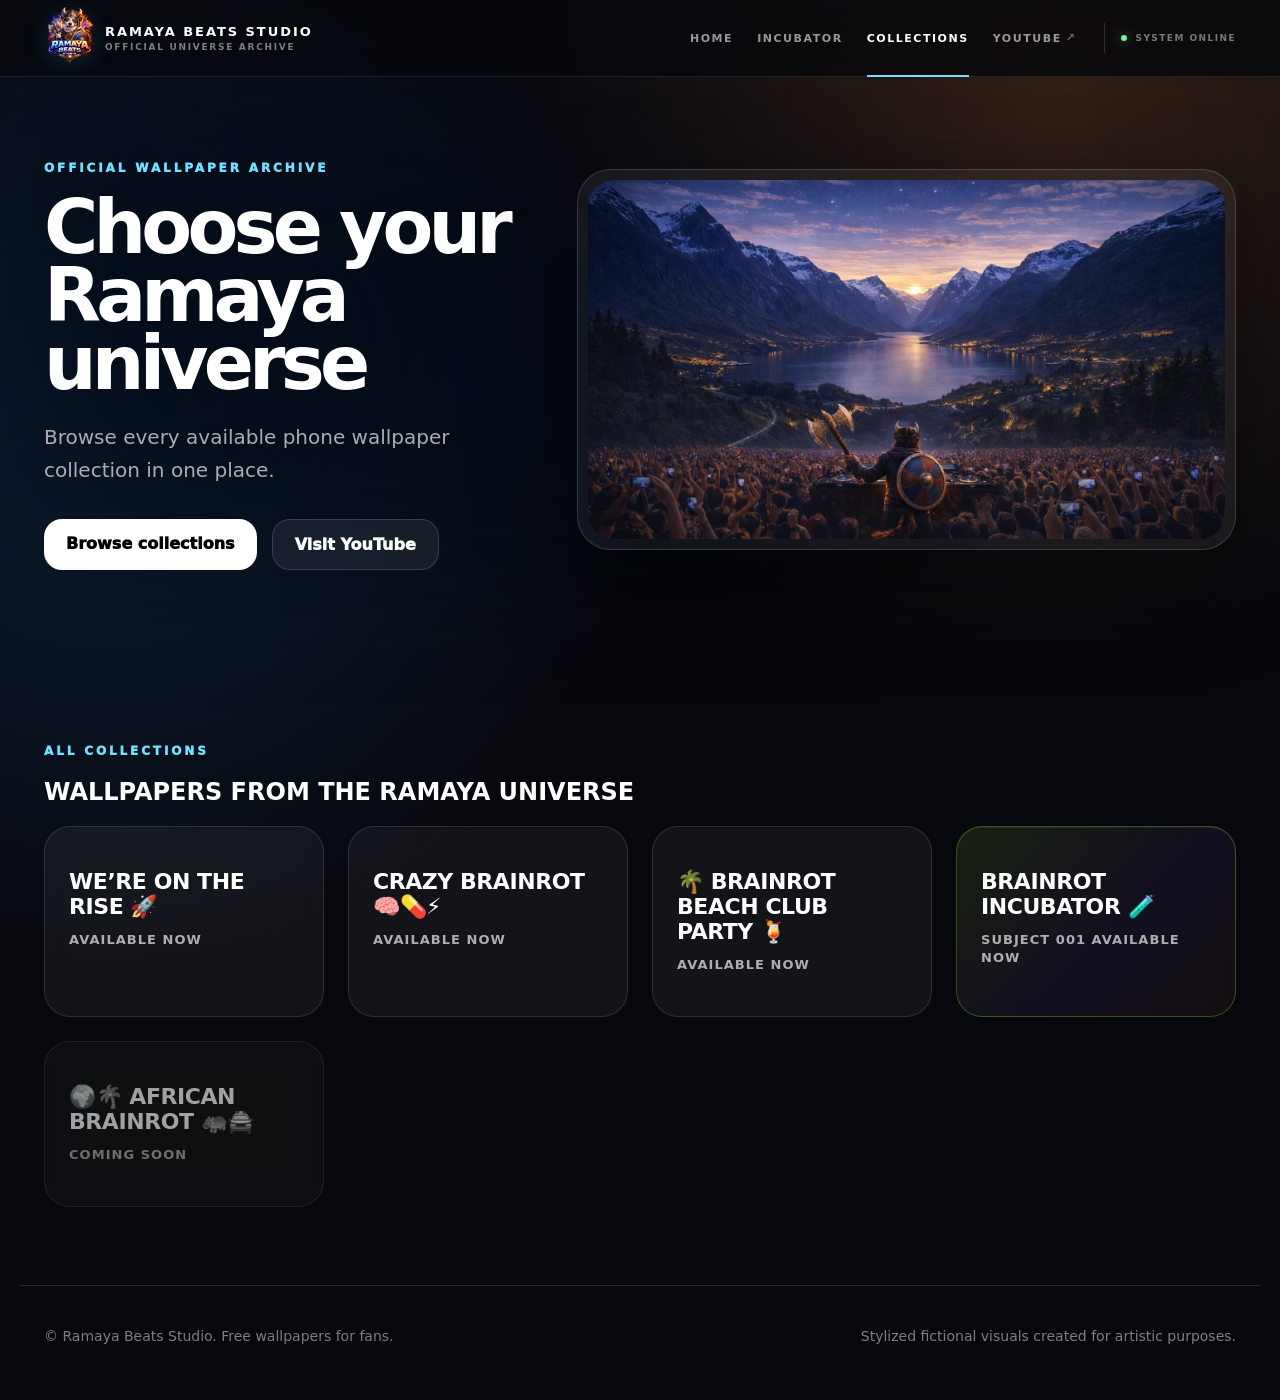
<file: collections.html>
<!DOCTYPE html>
<html lang="en">
<head>
  <meta charset="UTF-8" />
  <meta name="viewport" content="width=device-width, initial-scale=1.0" />

  <title>Wallpaper Collections — Ramaya Beats Studio</title>
  <meta name="description" content="Browse every official phone wallpaper collection from the Ramaya Universe." />
  <meta name="robots" content="index, follow" />

  <meta property="og:title" content="Wallpaper Collections — Ramaya Beats Studio" />
  <meta property="og:description" content="Choose a world and download official Ramaya Beats Studio phone wallpapers." />
  <meta property="og:type" content="website" />
  <meta property="og:image" content="assets/hero-banner.png" />

  <link rel="icon" href="/favicon-48x48.png" sizes="48x48" type="image/png" />
  <link rel="icon" href="/favicon.png" sizes="96x96" type="image/png" />
  <link rel="shortcut icon" href="/favicon.png" type="image/png" />
  <link rel="apple-touch-icon" href="/apple-touch-icon.png" sizes="180x180" />
  <link rel="stylesheet" href="style.css?v=20260825-6" />
</head>

<body class="page-home">
  <header class="rds-header" data-global-header>
    <div class="rds-header__inner">
      <a class="rds-brand" href="index.html" aria-label="Ramaya Beats Studio — Home">
        <img class="rds-brand__mark" src="assets/ramaya-logo-header-transparent.png" alt="" width="51" height="64" />
        <span class="rds-brand__copy">
          <span class="rds-brand__name">RAMAYA BEATS STUDIO</span>
          <span class="rds-brand__meta">OFFICIAL UNIVERSE ARCHIVE</span>
        </span>
      </a>

      <button class="rds-menu-toggle" type="button" aria-expanded="false" aria-controls="global-navigation">
        <span class="sr-only">Open navigation</span>
        <span class="rds-menu-toggle__line" aria-hidden="true"></span>
        <span class="rds-menu-toggle__line" aria-hidden="true"></span>
      </button>

      <div class="rds-header__panel" id="global-navigation">
        <nav class="rds-nav" aria-label="Global navigation">
          <a href="index.html">HOME</a>
          <a href="brainrot-incubator.html">INCUBATOR</a>
          <a href="collections.html" aria-current="page">COLLECTIONS</a>
          <a href="https://www.youtube.com/@RamayaBeatsStudio" target="_blank" rel="noopener">YOUTUBE <span aria-hidden="true">↗</span></a>
        </nav>

        <div class="rds-system-status" aria-label="System online">
          <span class="rds-system-status__dot" aria-hidden="true"></span>
          <span>SYSTEM ONLINE</span>
        </div>
      </div>
    </div>
  </header>

  <main>
    <section class="hero">
      <div class="hero-bg" aria-hidden="true"></div>

      <div class="hero-content">
        <p class="eyebrow">Official wallpaper archive</p>
        <h1>Choose your Ramaya universe</h1>
        <p class="hero-text">
          Browse every available phone wallpaper collection in one place.
        </p>

        <div class="hero-actions">
          <a class="button primary" href="#all-collections">Browse collections</a>
          <a class="button secondary" href="https://www.youtube.com/@RamayaBeatsStudio" target="_blank" rel="noopener">Visit YouTube</a>
        </div>
      </div>

      <div class="hero-card">
        <img src="assets/hero-banner.png" alt="Ramaya Beats Studio cinematic banner" />
      </div>
    </section>

    <section id="all-collections" class="section coming-soon">
      <p class="eyebrow">ALL COLLECTIONS</p>
      <h2>WALLPAPERS FROM THE RAMAYA UNIVERSE</h2>

      <div class="coming-grid">
        <a href="index.html#wallpapers" class="coming-card">
          WE’RE ON THE RISE 🚀
          <span>AVAILABLE NOW</span>
        </a>

        <a href="crazy-brainrot.html" class="coming-card">
          CRAZY BRAINROT 🧠💊⚡
          <span>AVAILABLE NOW</span>
        </a>

        <a href="beach-brainrot-party.html" class="coming-card">
          🌴 BRAINROT BEACH CLUB PARTY 🍹
          <span>AVAILABLE NOW</span>
        </a>

        <a href="brainrot-incubator.html" class="coming-card incubator-card">
          BRAINROT INCUBATOR 🧪
          <span>SUBJECT 001 AVAILABLE NOW</span>
        </a>

        <article class="coming-card locked-card" aria-disabled="true" aria-label="African Brainrot wallpapers coming soon">
          🌍🌴 AFRICAN BRAINROT 🦛🚔
          <span>COMING SOON</span>
        </article>
      </div>
    </section>
  </main>

  <footer class="footer">
    <p>© Ramaya Beats Studio. Free wallpapers for fans.</p>
    <p>Stylized fictional visuals created for artistic purposes.</p>
  </footer>

  <script src="script.js?v=20260825-6"></script>
</body>
</html>
</file>
<file: style.css>
:root {
  color-scheme: dark;
  --bg: #07080d;
  --panel: rgba(255,255,255,0.065);
  --panel-strong: rgba(255,255,255,0.11);
  --text: #ffffff;
  --muted: rgba(255,255,255,0.66);
  --line: rgba(255,255,255,0.14);
  --accent: #74e0ff;
  --gold: #ffbd57;
  --online: #77f2a1;
  --radius: 28px;
  --header-height: 76px;
}

* { box-sizing: border-box; }

html { scroll-behavior: smooth; }

#collections {
  scroll-margin-top: calc(var(--header-height) + 24px);
}

body {
  margin: 0;
  min-height: 100vh;
  font-family: Inter, ui-sans-serif, system-ui, -apple-system, BlinkMacSystemFont, "Segoe UI", sans-serif;
  background:
    radial-gradient(circle at 82% 8%, rgba(255, 142, 55, 0.20), transparent 33%),
    radial-gradient(circle at 8% 30%, rgba(42, 150, 255, 0.16), transparent 36%),
    var(--bg);
  color: var(--text);
}

a {
  color: inherit;
  text-decoration: none;
}

.sr-only {
  position: absolute;
  width: 1px;
  height: 1px;
  padding: 0;
  margin: -1px;
  overflow: hidden;
  clip: rect(0, 0, 0, 0);
  white-space: nowrap;
  border: 0;
}

/* RDS-001 — Global Header v1.0 */
.rds-header {
  position: sticky;
  top: 0;
  z-index: 100;
  border-bottom: 1px solid rgba(255,255,255,0.1);
  background: rgba(7,8,13,0.82);
  backdrop-filter: blur(24px) saturate(140%);
}

.rds-header__inner {
  position: relative;
  width: min(100%, 1240px);
  min-height: var(--header-height);
  margin: 0 auto;
  padding: 0 24px;
  display: flex;
  align-items: center;
  gap: 28px;
}

.rds-brand {
  display: flex;
  align-items: center;
  gap: 10px;
  flex: 0 0 auto;
}

.rds-brand__mark {
  width: 51px;
  height: 64px;
  object-fit: contain;
  display: block;
  flex: 0 0 auto;
  filter: drop-shadow(0 4px 10px rgba(57, 221, 255, 0.14));
}

.rds-brand__copy {
  display: grid;
  gap: 5px;
}

.rds-brand__name,
.rds-brand__meta {
  display: block;
  line-height: 1;
}

.rds-brand__name {
  font-size: 13px;
  font-weight: 900;
  letter-spacing: 0.15em;
}

.rds-brand__meta {
  color: rgba(255,255,255,0.48);
  font-size: 9px;
  font-weight: 750;
  letter-spacing: 0.19em;
}

.rds-header__panel {
  min-width: 0;
  margin-left: auto;
  display: flex;
  align-items: center;
  gap: 18px;
}

.rds-nav {
  display: flex;
  align-items: stretch;
  gap: 4px;
}

.rds-nav a {
  position: relative;
  min-height: var(--header-height);
  padding: 0 10px;
  display: inline-flex;
  align-items: center;
  color: rgba(255,255,255,0.58);
  font-size: 11px;
  font-weight: 850;
  letter-spacing: 0.14em;
  transition: color 160ms ease;
}

.rds-nav a::after {
  content: "";
  position: absolute;
  right: 10px;
  bottom: -1px;
  left: 10px;
  height: 2px;
  background: var(--accent);
  transform: scaleX(0);
  transform-origin: left;
  transition: transform 160ms ease;
}

.rds-nav a:hover,
.rds-nav a[aria-current="page"] {
  color: white;
}

.rds-nav a > span[aria-hidden="true"] {
  margin-left: 4px;
  opacity: 0.65;
  transform: translateY(-1px);
}

.rds-nav a:hover::after,
.rds-nav a[aria-current="page"]::after {
  transform: scaleX(1);
}

.rds-system-status {
  min-height: 30px;
  padding-left: 16px;
  border-left: 1px solid var(--line);
  display: flex;
  align-items: center;
  gap: 8px;
  color: rgba(255,255,255,0.45);
  white-space: nowrap;
  font-size: 9px;
  font-weight: 800;
  letter-spacing: 0.16em;
}

.rds-system-status__dot {
  width: 6px;
  height: 6px;
  border-radius: 50%;
  background: var(--online);
  box-shadow: 0 0 12px rgba(119,242,161,0.58);
}

.rds-menu-toggle {
  display: none;
  width: 42px;
  height: 42px;
  margin-left: auto;
  padding: 0;
  border: 1px solid var(--line);
  border-radius: 12px;
  background: rgba(255,255,255,0.045);
  color: white;
  cursor: pointer;
  align-items: center;
  justify-content: center;
  flex-direction: column;
  gap: 6px;
}

.rds-menu-toggle__line {
  width: 16px;
  height: 1px;
  background: currentColor;
  transition: transform 160ms ease;
}

.rds-menu-toggle[aria-expanded="true"] .rds-menu-toggle__line:nth-child(2) {
  transform: translateY(3.5px) rotate(45deg);
}

.rds-menu-toggle[aria-expanded="true"] .rds-menu-toggle__line:nth-child(3) {
  transform: translateY(-3.5px) rotate(-45deg);
}

.hero {
  position: relative;
  max-width: 1240px;
  margin: 0 auto;
  padding: 72px 24px 84px;
  display: grid;
  grid-template-columns: 0.85fr 1.15fr;
  gap: 46px;
  align-items: center;
}

.hero-bg {
  position: absolute;
  inset: 40px 0 auto 0;
  height: 420px;
  pointer-events: none;
  background: linear-gradient(90deg, rgba(2,8,20,0.92), rgba(2,8,20,0.25));
  filter: blur(80px);
  opacity: 0.9;
}

.hero-content {
  position: relative;
  z-index: 2;
}

.eyebrow {
  color: var(--accent);
  text-transform: uppercase;
  letter-spacing: 0.24em;
  font-size: 12px;
  font-weight: 950;
}

h1 {
  font-size: clamp(38px, 6vw, 74px);
  line-height: 0.92;
  letter-spacing: -0.065em;
  margin: 18px 0 24px;
  max-width: 720px;
}

.hero-text {
  color: var(--muted);
  font-size: 20px;
  line-height: 1.65;
  max-width: 650px;
}

.hero-actions {
  display: flex;
  flex-wrap: wrap;
  gap: 15px;
  margin-top: 32px;
}

.button {
  border-radius: 18px;
  padding: 15px 22px;
  font-weight: 950;
  transition: 180ms ease;
}

.primary {
  background: white;
  color: black;
}

.primary:hover { transform: translateY(-2px); }

.secondary {
  background: var(--panel);
  border: 1px solid var(--line);
}

.secondary:hover { background: var(--panel-strong); }

.hero-card {
  position: relative;
  z-index: 2;
  border: 1px solid rgba(255,255,255,0.15);
  border-radius: 34px;
  padding: 10px;
  background: rgba(255,255,255,0.055);
  box-shadow: 0 35px 100px rgba(0,0,0,0.45);
}

.hero-card img {
  width: 100%;
  display: block;
  border-radius: 26px;
  aspect-ratio: 16 / 9;
  object-fit: cover;
}

.section {
  max-width: 1240px;
  margin: 0 auto;
  padding: 78px 24px;
}

.section-heading {
  display: flex;
  justify-content: space-between;
  gap: 36px;
  align-items: end;
  margin-bottom: 38px;
}

.section-heading h2 {
  margin: 8px 0 0;
  font-size: clamp(36px, 5vw, 58px);
  letter-spacing: -0.04em;
}

.section-heading p {
  max-width: 540px;
  color: var(--muted);
  line-height: 1.7;
}

.wallpaper-grid {
  display: grid;
  grid-template-columns: repeat(4, minmax(0, 1fr));
  gap: 24px;
}

.wallpaper-card {
  background: var(--panel);
  border: 1px solid var(--line);
  border-radius: var(--radius);
  padding: 14px;
  transition: 180ms ease;
}

.wallpaper-card:hover {
  transform: translateY(-3px);
  background: var(--panel-strong);
}

.wallpaper-preview {
  border-radius: 23px;
  overflow: hidden;
  aspect-ratio: 9 / 16;
  background: rgba(255,255,255,0.06);
}

.wallpaper-preview img {
  width: 100%;
  height: 100%;
  display: block;
  object-fit: cover;
}

.wallpaper-card h3 {
  margin: 18px 7px 4px;
  font-size: 20px;
}

.wallpaper-card p {
  color: var(--muted);
  margin: 0 7px 15px;
}

.download {
  display: block;
  text-align: center;
  background: rgba(255,255,255,0.1);
  border: 1px solid var(--line);
  border-radius: 18px;
  padding: 13px;
  font-weight: 950;
}

.download:hover {
  background: white;
  color: black;
}

.info-section {
  display: grid;
  grid-template-columns: repeat(3, 1fr);
  gap: 22px;
}

.info-card {
  background: var(--panel);
  border: 1px solid var(--line);
  border-radius: var(--radius);
  padding: 28px;
}

.info-card h3 {
  margin-top: 0;
  font-size: 22px;
}

.info-card p {
  color: var(--muted);
  line-height: 1.7;
}

.footer {
  border-top: 1px solid var(--line);
  max-width: 1240px;
  margin: 0 auto;
  padding: 28px 24px 42px;
  display: flex;
  justify-content: space-between;
  gap: 24px;
  color: rgba(255,255,255,0.48);
  font-size: 14px;
}

/* Brainrot Incubator — branded series beneath the global header */
.page-incubator {
  --incubator-green: #b8ff3d;
  --incubator-cyan: #36e7ff;
  --incubator-purple: #9a66ff;
  --incubator-orange: #ff9138;
  background:
    radial-gradient(circle at 76% 19%, rgba(184,255,61,0.11), transparent 24%),
    radial-gradient(circle at 92% 34%, rgba(154,102,255,0.13), transparent 25%),
    radial-gradient(circle at 12% 31%, rgba(54,231,255,0.08), transparent 27%),
    #050807;
}

.page-incubator .eyebrow,
.page-incubator .collection-subtitle {
  color: var(--incubator-green);
}

.page-incubator .primary {
  background: var(--incubator-green);
  box-shadow: 0 12px 38px rgba(184,255,61,0.17);
}

.incubator-shell {
  width: min(100%, 1240px);
  min-height: calc(100vh - var(--header-height) - 110px);
  margin: 0 auto;
  padding: 48px 24px 88px;
}

.incubator-module {
  position: relative;
  overflow: hidden;
  border: 1px solid rgba(184,255,61,0.2);
  border-radius: 32px;
  background:
    linear-gradient(rgba(184,255,61,0.025) 1px, transparent 1px),
    linear-gradient(90deg, rgba(184,255,61,0.025) 1px, transparent 1px),
    linear-gradient(145deg, rgba(11,19,15,0.98), rgba(5,8,7,0.96));
  background-size: 38px 38px, 38px 38px, auto;
  box-shadow: 0 40px 120px rgba(0,0,0,0.54), inset 0 0 90px rgba(184,255,61,0.025);
}

.incubator-module::before {
  content: "";
  position: absolute;
  z-index: 2;
  top: 0;
  right: 9%;
  left: 9%;
  height: 2px;
  background: linear-gradient(90deg, transparent, var(--incubator-green), transparent);
  box-shadow: 0 0 28px rgba(184,255,61,0.7);
}

.incubator-module__header {
  position: relative;
  padding: clamp(28px, 4vw, 50px);
  border-bottom: 1px solid rgba(184,255,61,0.14);
  display: grid;
  grid-template-columns: 1fr auto;
  align-items: center;
  gap: 40px;
  background:
    linear-gradient(115deg, rgba(184,255,61,0.075), transparent 38%),
    linear-gradient(290deg, rgba(154,102,255,0.055), transparent 30%),
    rgba(255,255,255,0.012);
}

.incubator-brand-lockup {
  min-width: 0;
  display: flex;
  align-items: center;
  gap: clamp(22px, 3vw, 38px);
}

.incubator-emblem {
  position: relative;
  width: clamp(94px, 11vw, 132px);
  aspect-ratio: 1;
  flex: 0 0 auto;
  border: 1px solid rgba(184,255,61,0.42);
  border-radius: 27%;
  display: grid;
  place-items: center;
  background:
    radial-gradient(circle, rgba(184,255,61,0.17), transparent 57%),
    rgba(3,9,5,0.9);
  box-shadow: inset 0 0 30px rgba(184,255,61,0.09), 0 0 42px rgba(184,255,61,0.08);
  transform: rotate(-3deg);
}

.incubator-emblem::before,
.incubator-emblem::after {
  content: "";
  position: absolute;
  pointer-events: none;
}

.incubator-emblem::before {
  inset: 8px;
  border: 1px solid rgba(54,231,255,0.18);
  border-radius: 25%;
}

.incubator-emblem::after {
  width: 72%;
  height: 72%;
  border: 1px dashed rgba(154,102,255,0.22);
  border-radius: 50%;
  animation: emblem-orbit 18s linear infinite;
}

.incubator-emblem__fallback {
  position: relative;
  z-index: 1;
  width: 62%;
  height: 70%;
  display: block;
  filter: drop-shadow(0 0 12px rgba(184,255,61,0.38));
  transition: opacity 160ms ease;
}

.incubator-emblem__neck {
  position: absolute;
  z-index: 2;
  top: 3%;
  left: 36%;
  width: 28%;
  height: 32%;
  border: 3px solid var(--incubator-green);
  border-top-width: 5px;
  border-radius: 5px 5px 2px 2px;
  background: #07100a;
}

.incubator-emblem__flask {
  position: absolute;
  z-index: 3;
  right: 6%;
  bottom: 3%;
  left: 6%;
  height: 67%;
  overflow: hidden;
  border: 3px solid var(--incubator-green);
  border-radius: 42% 42% 24% 24% / 28% 28% 34% 34%;
  background: rgba(7,16,10,0.94);
}

.incubator-emblem__flask::before {
  content: "";
  position: absolute;
  z-index: 2;
  top: 17%;
  right: 15%;
  left: 15%;
  height: 2px;
  background: var(--incubator-cyan);
  box-shadow: 0 0 12px rgba(54,231,255,0.75);
}

.incubator-emblem__flask span {
  position: absolute;
  right: -8%;
  bottom: -12%;
  left: -8%;
  height: 62%;
  border-top: 2px solid var(--incubator-cyan);
  border-radius: 45% 55% 0 0;
  background: linear-gradient(160deg, rgba(54,231,255,0.72), rgba(184,255,61,0.7));
  box-shadow: 0 -7px 20px rgba(54,231,255,0.2);
}

.incubator-emblem__asset {
  position: absolute;
  z-index: 4;
  inset: 10px;
  width: calc(100% - 20px);
  height: calc(100% - 20px);
  border-radius: 20%;
  object-fit: contain;
}

.incubator-emblem.has-asset .incubator-emblem__fallback { opacity: 0; }

.incubator-brand-lockup__copy { min-width: 0; }

.incubator-module__path {
  margin: 0 0 13px;
  color: rgba(255,255,255,0.47);
  font-size: 9px;
  font-weight: 850;
  letter-spacing: 0.22em;
}

.incubator-module__header h1 {
  margin: 0;
  font-size: clamp(46px, 6.4vw, 82px);
  line-height: 0.75;
  letter-spacing: -0.072em;
  text-transform: uppercase;
}

.incubator-module__header h1 span { display: block; }

.incubator-module__header h1 span:first-child {
  color: var(--incubator-green);
  text-shadow: 0 0 32px rgba(184,255,61,0.13);
}

.incubator-slogan {
  margin: 20px 0 0;
  color: var(--incubator-orange);
  font-size: clamp(11px, 1.3vw, 15px);
  font-weight: 950;
  letter-spacing: 0.24em;
}

.incubator-module__access {
  min-width: 190px;
  margin: 0;
  border-top: 1px solid rgba(184,255,61,0.18);
}

.incubator-module__access div {
  padding: 15px 0;
  border-bottom: 1px solid rgba(184,255,61,0.18);
  display: flex;
  justify-content: space-between;
  gap: 24px;
}

.incubator-module__access dt,
.incubator-module__access dd {
  margin: 0;
  font-size: 9px;
  font-weight: 850;
  letter-spacing: 0.16em;
}

.incubator-module__access dt { color: rgba(255,255,255,0.38); }
.incubator-module__access dd { color: var(--incubator-green); }

.incubator-module__body {
  position: relative;
  padding: clamp(28px, 5vw, 62px);
  display: grid;
  grid-template-columns: minmax(0, 0.76fr) minmax(430px, 1.24fr);
  gap: clamp(34px, 6vw, 82px);
  align-items: start;
}

.incubator-intro h2 {
  max-width: 480px;
  margin: 14px 0 20px;
  font-size: clamp(34px, 4.5vw, 58px);
  line-height: 0.98;
  letter-spacing: -0.055em;
}

.incubator-intro > p:not(.eyebrow) {
  max-width: 470px;
  margin: 0 0 30px;
  color: var(--muted);
  font-size: 17px;
  line-height: 1.7;
}

.incubation-chamber {
  position: relative;
  overflow: hidden;
  border: 1px solid rgba(184,255,61,0.36);
  border-radius: 28px 28px 20px 20px;
  background: #07100b;
  box-shadow:
    0 28px 75px rgba(0,0,0,0.52),
    0 0 0 8px rgba(255,255,255,0.018),
    inset 0 0 50px rgba(184,255,61,0.045);
}

.incubation-chamber::before,
.incubation-chamber::after {
  content: "";
  position: absolute;
  z-index: 6;
  top: 12px;
  width: 10px;
  height: 10px;
  border: 1px solid rgba(255,255,255,0.25);
  border-radius: 50%;
  background: #0f1712;
}

.incubation-chamber::before { left: 14px; }
.incubation-chamber::after { right: 14px; }

.incubation-chamber__topbar {
  min-height: 44px;
  padding: 0 38px;
  border-bottom: 1px solid rgba(184,255,61,0.2);
  display: flex;
  align-items: center;
  justify-content: space-between;
  gap: 18px;
  color: rgba(255,255,255,0.52);
  background: linear-gradient(180deg, rgba(255,255,255,0.055), rgba(255,255,255,0.018));
  font-size: 8px;
  font-weight: 900;
  letter-spacing: 0.19em;
}

.incubation-chamber__power { color: var(--incubator-green); }

.incubation-chamber__power i,
.subject-data__active i {
  display: inline-block;
  width: 6px;
  height: 6px;
  margin-right: 6px;
  border-radius: 50%;
  background: currentColor;
  box-shadow: 0 0 11px currentColor;
}

.incubation-chamber__viewport {
  position: relative;
  min-height: 540px;
  overflow: hidden;
  background:
    radial-gradient(circle at 50% 78%, rgba(184,255,61,0.2), transparent 33%),
    #030805;
}

.incubation-chamber__viewport::before,
.incubation-chamber__viewport::after {
  content: "";
  position: absolute;
  z-index: 3;
  right: 0;
  left: 0;
  pointer-events: none;
}

.incubation-chamber__viewport::before {
  top: 0;
  bottom: 0;
  opacity: 0.28;
  background: repeating-linear-gradient(180deg, transparent 0 5px, rgba(184,255,61,0.08) 6px);
  mix-blend-mode: screen;
}

.incubation-chamber__viewport::after {
  bottom: 0;
  height: 42%;
  background: linear-gradient(transparent, rgba(2,7,4,0.9));
}

.incubation-chamber__viewport img {
  position: absolute;
  z-index: 1;
  inset: 0;
  width: 100%;
  height: 100%;
  display: block;
  object-fit: cover;
  object-position: 50% 38%;
  filter: saturate(0.95) contrast(1.06);
}

.incubation-chamber__subject-id {
  position: absolute;
  z-index: 4;
  top: 20px;
  left: 24px;
  padding: 9px 12px;
  border: 1px solid rgba(184,255,61,0.5);
  color: var(--incubator-green);
  background: rgba(3,8,5,0.74);
  box-shadow: 0 0 24px rgba(184,255,61,0.1);
  font-size: 11px;
  font-weight: 950;
  letter-spacing: 0.18em;
}

.incubation-chamber__glass {
  position: absolute;
  z-index: 2;
  inset: 0;
  background:
    linear-gradient(112deg, rgba(255,255,255,0.13), transparent 17% 67%, rgba(54,231,255,0.07)),
    linear-gradient(180deg, transparent 68%, rgba(184,255,61,0.08));
  pointer-events: none;
}

.incubation-chamber__rail {
  position: absolute;
  z-index: 5;
  top: 0;
  bottom: 0;
  width: 13px;
  border-right: 1px solid rgba(184,255,61,0.22);
  border-left: 1px solid rgba(184,255,61,0.22);
  background: linear-gradient(90deg, #07100b, #18231b 48%, #07100b);
  box-shadow: 0 0 18px rgba(0,0,0,0.85);
}

.incubation-chamber__rail--left { left: 0; }
.incubation-chamber__rail--right { right: 0; }

.incubation-chamber__console {
  position: relative;
  z-index: 7;
  padding: 24px 26px 26px;
  border-top: 1px solid rgba(184,255,61,0.25);
  display: grid;
  grid-template-columns: minmax(0, 1fr) minmax(210px, 0.8fr);
  gap: 26px;
  align-items: end;
  background:
    linear-gradient(135deg, rgba(184,255,61,0.06), transparent 42%),
    linear-gradient(315deg, rgba(154,102,255,0.07), transparent 45%),
    #080e0a;
}

.incubation-chamber__identity p {
  margin: 0 0 11px;
  color: var(--incubator-green);
  font-size: 12px;
  font-weight: 950;
  letter-spacing: 0.2em;
}

.incubation-chamber__identity h2 {
  margin: 0;
  font-size: clamp(30px, 3.8vw, 48px);
  line-height: 0.86;
  letter-spacing: -0.058em;
}

.subject-data {
  margin: 0;
  border-top: 1px solid rgba(255,255,255,0.12);
}

.subject-data div {
  padding: 8px 0;
  border-bottom: 1px solid rgba(255,255,255,0.12);
  display: flex;
  justify-content: space-between;
  gap: 16px;
}

.subject-data dt,
.subject-data dd {
  margin: 0;
  font-size: 8px;
  font-weight: 900;
  letter-spacing: 0.12em;
}

.subject-data dt { color: rgba(255,255,255,0.38); }
.subject-data dd { color: rgba(255,255,255,0.88); text-align: right; }
.subject-data__active { color: var(--incubator-green) !important; }

.incubator-wallpapers {
  padding-top: 80px;
}

@keyframes emblem-orbit {
  to { transform: rotate(360deg); }
}

@media (max-width: 920px) {
  .section-heading,
  .footer {
    flex-direction: column;
    align-items: flex-start;
  }

  .rds-menu-toggle { display: inline-flex; }

  .rds-header__panel {
    position: absolute;
    top: calc(100% + 1px);
    right: 0;
    left: 0;
    padding: 12px 24px 22px;
    border-bottom: 1px solid rgba(255,255,255,0.1);
    background: rgba(7,8,13,0.97);
    box-shadow: 0 24px 60px rgba(0,0,0,0.42);
    flex-direction: column;
    align-items: stretch;
    gap: 10px;
    opacity: 0;
    visibility: hidden;
    pointer-events: none;
    transform: translateY(-8px);
    transition: opacity 160ms ease, transform 160ms ease, visibility 160ms ease;
  }

  .rds-header__panel.is-open {
    opacity: 1;
    visibility: visible;
    pointer-events: auto;
    transform: translateY(0);
  }

  .rds-nav {
    flex-direction: column;
    align-items: stretch;
  }

  .rds-nav a {
    min-height: 0;
    padding: 14px 0;
    border-bottom: 1px solid rgba(255,255,255,0.08);
    font-size: 12px;
  }

  .rds-nav a::after {
    right: auto;
    bottom: 7px;
    left: 0;
    width: 28px;
  }

  .rds-system-status {
    min-height: 0;
    padding: 10px 0 0;
    border-left: 0;
  }

  body.nav-open { overflow: hidden; }

  .hero {
    grid-template-columns: 1fr;
    padding-top: 44px;
  }

  .wallpaper-grid,
  .info-section {
    grid-template-columns: 1fr;
  }

  .hero-card { order: -1; }

  .incubator-module__header,
  .incubator-module__body {
    grid-template-columns: 1fr;
  }

  .incubator-module__access {
    width: 100%;
  }

  .incubator-module__body {
    align-items: stretch;
  }

  .incubator-intro {
    max-width: 640px;
  }

  .incubation-chamber {
    width: min(100%, 650px);
    justify-self: center;
  }
}
.collection-subtitle {
  color: var(--muted);
  font-size: 18px;
  margin-top: 10px;
  letter-spacing: 0.02em;
}
.coming-grid {
  display: grid;
  grid-template-columns: repeat(auto-fit, minmax(260px, 1fr));
  gap: 24px;
}
.coming-card {
  background: rgba(255,255,255,0.05);
  border: 1px solid rgba(255,255,255,0.12);
  border-radius: 26px;
  padding: 42px 24px;
  font-size: 22px;
  font-weight: 900;
  letter-spacing: -0.02em;
  transition: 180ms ease;
  backdrop-filter: blur(10px);
}

.coming-card:hover {
  transform: translateY(-4px);
  background: rgba(255,255,255,0.09);
}
.coming-card span {
  display: block;
  margin-top: 12px;
  font-size: 13px;
  font-weight: 700;
  color: var(--muted);
  line-height: 1.4;
  text-transform: uppercase;
  letter-spacing: 0.08em;
}
.locked-card {
  opacity: 0.62;
  filter: grayscale(0.92);
  pointer-events: none;
  user-select: none;
}

.incubator-card {
  border-color: rgba(184,255,61,0.25);
  background:
    linear-gradient(135deg, rgba(184,255,61,0.1), rgba(154,102,255,0.08) 58%, rgba(255,145,56,0.055));
  box-shadow: inset 0 1px 0 rgba(184,255,61,0.08);
}

@media (max-width: 560px) {
  .rds-header__inner { padding: 0 16px; }
  .rds-header__panel { padding-right: 16px; padding-left: 16px; }
  .rds-brand__meta { display: none; }
  .rds-brand__name { font-size: 11px; letter-spacing: 0.12em; }
  .rds-brand__mark { width: 44px; height: 55px; }

  .incubator-shell { padding: 24px 14px 64px; }
  .incubator-module { border-radius: 24px; }
  .incubator-module__header { padding: 25px 20px; }
  .incubator-brand-lockup { align-items: flex-start; gap: 14px; }
  .incubator-emblem { width: 64px; border-radius: 18px; }
  .incubator-module__path { max-width: 190px; line-height: 1.5; }
  .incubator-module__header h1 { font-size: clamp(34px, 9.6vw, 44px); }
  .incubator-slogan { margin-top: 14px; font-size: 9px; letter-spacing: 0.16em; }
  .incubator-module__body { padding: 28px 20px 36px; }
  .incubator-intro > p:not(.eyebrow) { font-size: 16px; }
  .incubation-chamber__viewport { min-height: 480px; }
  .incubation-chamber__topbar { padding: 0 34px; letter-spacing: 0.12em; }
  .incubation-chamber__console { grid-template-columns: 1fr; gap: 22px; padding: 22px 20px 24px; }
  .incubation-chamber__identity h2 { font-size: 36px; }
  .incubation-chamber__subject-id { top: 16px; left: 20px; font-size: 9px; }
}

/* Brainrot Incubator — cinematic archive direction v2 */
.page-incubator {
  --incubator-green: #aaff00;
  --incubator-cyan: #39ddff;
  --incubator-magenta: #ff3ac8;
  --incubator-orange: #ff9d00;
  background:
    radial-gradient(circle at 85% 12%, rgba(16,103,255,0.13), transparent 27%),
    radial-gradient(circle at 12% 70%, rgba(255,58,200,0.08), transparent 25%),
    #020713;
}

.page-incubator .rds-header {
  border-bottom-color: rgba(57,221,255,0.22);
  background: rgba(1,5,14,0.94);
}

.page-incubator .rds-nav a::after {
  background: var(--incubator-cyan);
  box-shadow: 0 0 14px rgba(57,221,255,0.65);
}

.page-incubator .incubator-shell {
  width: min(100%, 1280px);
  padding: 0 22px 76px;
}

.incubator-cinematic-hero {
  position: relative;
  min-height: 500px;
  overflow: hidden;
  padding: 42px 38px;
  border-right: 1px solid rgba(57,221,255,0.28);
  border-bottom: 1px solid rgba(57,221,255,0.35);
  border-left: 1px solid rgba(57,221,255,0.28);
  display: grid;
  grid-template-columns: minmax(140px, 180px) minmax(330px, 1fr) minmax(300px, 390px);
  gap: clamp(24px, 3.5vw, 50px);
  align-items: center;
  background:
    linear-gradient(90deg, rgba(2,7,19,0.98) 0%, rgba(2,9,23,0.92) 38%, rgba(1,7,18,0.38) 72%, rgba(2,6,15,0.75) 100%),
    radial-gradient(circle at 73% 40%, rgba(57,221,255,0.18), transparent 29%),
    #020713;
  box-shadow: inset 0 -80px 100px rgba(0,5,17,0.55);
}

.incubator-cinematic-hero::before {
  content: "";
  position: absolute;
  inset: 0;
  background:
    radial-gradient(circle at 73% 42%, rgba(57,221,255,0.1), transparent 24%),
    radial-gradient(circle at 86% 48%, rgba(113,45,255,0.12), transparent 25%),
    radial-gradient(circle at 80% 68%, rgba(170,255,0,0.045), transparent 20%);
  opacity: 0.8;
}

.incubator-cinematic-hero::after {
  content: "";
  position: absolute;
  inset: 0;
  pointer-events: none;
  background:
    repeating-linear-gradient(180deg, transparent 0 5px, rgba(57,221,255,0.025) 6px),
    linear-gradient(90deg, rgba(57,221,255,0.08) 1px, transparent 1px),
    linear-gradient(rgba(57,221,255,0.055) 1px, transparent 1px);
  background-size: auto, 70px 70px, 70px 70px;
  mask-image: linear-gradient(90deg, transparent 0 35%, black 72%);
}

.incubator-cinematic-hero > * {
  position: relative;
  z-index: 2;
}

.incubator-cinematic-hero.has-official-brand {
  grid-template-columns: minmax(470px, 1fr) minmax(300px, 390px);
}

.incubator-cinematic-hero.has-official-brand .incubator-hero-emblem {
  display: none;
}

.incubator-origin-backdrop {
  position: absolute;
  z-index: 0;
  inset: 0;
  display: grid;
  grid-template-columns: repeat(4, 1fr);
  opacity: 0.27;
  filter: blur(12px) saturate(0.82) contrast(1.08) brightness(0.82);
  transform: scale(1.06);
}

.incubator-origin-backdrop:empty { display: none; }

.incubator-origin-backdrop img {
  width: 100%;
  height: 100%;
  display: block;
  object-fit: cover;
}

.incubator-origin-backdrop::after {
  content: "";
  position: absolute;
  inset: 0;
  background: linear-gradient(90deg, rgba(2,7,19,0.98), rgba(2,7,19,0.78) 50%, rgba(2,7,19,0.34) 76%, rgba(2,7,19,0.82));
}

.incubator-hero-emblem {
  min-width: 0;
  text-align: center;
}

.incubator-cinematic-hero .incubator-emblem {
  width: min(100%, 148px);
  margin: 0 auto 17px;
  border-width: 2px;
  border-color: rgba(57,221,255,0.64);
  border-radius: 44% 44% 18px 18px;
  background:
    radial-gradient(circle at 50% 48%, rgba(170,255,0,0.24), transparent 47%),
    linear-gradient(160deg, rgba(3,31,57,0.96), rgba(2,10,24,0.98));
  box-shadow:
    0 0 0 6px rgba(2,18,35,0.9),
    0 0 0 7px rgba(57,221,255,0.26),
    0 0 35px rgba(57,221,255,0.2),
    inset 0 0 34px rgba(170,255,0,0.08);
  transform: none;
}

.incubator-cinematic-hero .incubator-emblem::after {
  border-color: rgba(57,221,255,0.24);
}

.incubator-compact-brand {
  position: relative;
}

.incubator-compact-brand > img {
  width: 100%;
  max-height: 82px;
  display: block;
  object-fit: contain;
}

.incubator-compact-brand.has-asset p {
  position: absolute;
  width: 1px;
  height: 1px;
  overflow: hidden;
  clip: rect(0 0 0 0);
  clip-path: inset(50%);
  white-space: nowrap;
}

.incubator-hero-emblem p {
  margin: 0;
  padding: 9px 7px;
  border: 1px solid rgba(57,221,255,0.38);
  background: linear-gradient(180deg, rgba(7,31,58,0.94), rgba(2,13,30,0.96));
  box-shadow: 0 0 22px rgba(57,221,255,0.1);
  font-family: Impact, Haettenschweiler, "Arial Narrow Bold", sans-serif;
  font-size: clamp(17px, 2vw, 24px);
  letter-spacing: 0.035em;
  line-height: 0.9;
}

.incubator-hero-emblem p span {
  display: block;
  margin-top: 5px;
  color: var(--incubator-green);
}

.incubator-hero-emblem small {
  display: inline-block;
  margin-top: 7px;
  padding: 5px 15px;
  border: 1px solid rgba(57,221,255,0.45);
  border-radius: 3px 3px 12px 12px;
  color: var(--incubator-cyan);
  background: #041328;
  font-size: 8px;
  font-weight: 950;
  letter-spacing: 0.22em;
}

.incubator-hero-copy__path {
  margin: 0 0 16px;
  color: var(--incubator-cyan);
  font-size: clamp(16px, 1.55vw, 22px);
  font-weight: 900;
  font-style: italic;
  letter-spacing: 0.22em;
}

.incubator-brand-hero {
  position: relative;
}

.incubator-brand-hero > img {
  width: min(100%, 800px);
  max-height: 360px;
  display: block;
  object-fit: contain;
  object-position: left center;
  filter: drop-shadow(0 14px 34px rgba(0,0,0,0.64));
}

.incubator-brand-activity {
  --brand-bubble-rise: clamp(-180px, -24vw, -88px);
  position: absolute;
  z-index: 1;
  top: 18%;
  left: 6%;
  width: 22%;
  height: 45%;
  overflow: hidden;
  border-radius: 44% 44% 35% 35% / 12% 12% 24% 24%;
  opacity: 0;
  pointer-events: none;
  transition: opacity 280ms ease;
  -webkit-mask-image: linear-gradient(180deg, transparent 0%, black 10% 88%, transparent 100%);
  mask-image: linear-gradient(180deg, transparent 0%, black 10% 88%, transparent 100%);
}

.incubator-brand-hero.has-asset .incubator-brand-activity {
  opacity: 1;
}

.incubator-brand-activity::before {
  content: "";
  position: absolute;
  z-index: 0;
  inset: 27% 9% 19%;
  border-radius: 50%;
  background: radial-gradient(circle, rgba(190,255,65,0.24), rgba(87,255,0,0.08) 48%, transparent 72%);
  animation: incubator-brain-pulse 2.8s ease-in-out infinite alternate;
}

.incubator-brand-activity i {
  --brand-bubble-left: 50%;
  --brand-bubble-size: 4%;
  --brand-bubble-speed: 4.4s;
  --brand-bubble-delay: 0s;
  --brand-bubble-drift: 4px;
  position: absolute;
  z-index: 1;
  bottom: 0;
  left: var(--brand-bubble-left);
  width: var(--brand-bubble-size);
  height: var(--brand-bubble-size);
  border: 1px solid rgba(226,255,184,0.72);
  border-radius: 50%;
  opacity: 0;
  background: radial-gradient(circle at 34% 28%, rgba(255,255,255,0.7), rgba(178,255,51,0.2) 42%, transparent 72%);
  box-shadow: 0 0 7px rgba(171,255,38,0.58), inset -1px -1px 2px rgba(59,124,0,0.28);
  will-change: transform, opacity;
  animation: incubator-brand-bubble var(--brand-bubble-speed) linear var(--brand-bubble-delay) infinite;
}

.incubator-brand-activity i:nth-child(1) { --brand-bubble-left: 18%; --brand-bubble-size: 3.2%; --brand-bubble-speed: 3.8s; --brand-bubble-delay: -0.8s; --brand-bubble-drift: 5px; }
.incubator-brand-activity i:nth-child(2) { --brand-bubble-left: 31%; --brand-bubble-size: 5.2%; --brand-bubble-speed: 5.1s; --brand-bubble-delay: -3.4s; --brand-bubble-drift: -4px; }
.incubator-brand-activity i:nth-child(3) { --brand-bubble-left: 46%; --brand-bubble-size: 3.8%; --brand-bubble-speed: 4.3s; --brand-bubble-delay: -2.1s; --brand-bubble-drift: 3px; }
.incubator-brand-activity i:nth-child(4) { --brand-bubble-left: 62%; --brand-bubble-size: 4.6%; --brand-bubble-speed: 5.6s; --brand-bubble-delay: -4.5s; --brand-bubble-drift: -5px; }
.incubator-brand-activity i:nth-child(5) { --brand-bubble-left: 74%; --brand-bubble-size: 2.8%; --brand-bubble-speed: 3.6s; --brand-bubble-delay: -1.7s; --brand-bubble-drift: 4px; }
.incubator-brand-activity i:nth-child(6) { --brand-bubble-left: 84%; --brand-bubble-size: 5.4%; --brand-bubble-speed: 5.3s; --brand-bubble-delay: -2.9s; --brand-bubble-drift: -3px; }

.incubator-brand-hero.has-asset h1 {
  position: absolute;
  width: 1px;
  height: 1px;
  overflow: hidden;
  clip: rect(0 0 0 0);
  clip-path: inset(50%);
  white-space: nowrap;
}

.incubator-cinematic-hero.has-official-brand .incubator-hero-copy__slogan {
  position: absolute;
  width: 1px;
  height: 1px;
  overflow: hidden;
  clip: rect(0 0 0 0);
  clip-path: inset(50%);
  white-space: nowrap;
}

.incubator-cinematic-hero.has-official-brand .incubator-hero-copy__mission {
  margin-top: 12px;
  padding-left: 16px;
}

.incubator-hero-copy h1 {
  margin: 0;
  max-width: none;
  font-family: Impact, Haettenschweiler, "Arial Narrow Bold", sans-serif;
  font-size: clamp(68px, 7.2vw, 104px);
  line-height: 0.72;
  letter-spacing: -0.035em;
  text-transform: uppercase;
  filter: drop-shadow(0 8px 0 rgba(0,0,0,0.35));
}

.incubator-hero-copy h1 span {
  display: block;
}

.incubator-hero-copy h1 span:first-child {
  color: #f6fbff;
  background: linear-gradient(180deg, #ffffff 0%, #8d9baa 34%, #f6fbff 52%, #475360 76%, #d4dde4 100%);
  background-clip: text;
  -webkit-background-clip: text;
  -webkit-text-fill-color: transparent;
  filter: drop-shadow(0 0 18px rgba(57,221,255,0.24));
}

.incubator-hero-copy h1 span:last-child {
  margin: 12px 0 0 16px;
  color: var(--incubator-green);
  font-size: 0.86em;
  font-style: italic;
  letter-spacing: -0.055em;
  text-shadow: 0 0 26px rgba(170,255,0,0.35), 4px 5px 0 rgba(34,82,0,0.42);
  transform: skewX(-7deg);
}

.incubator-hero-copy__slogan {
  margin: 34px 0 0;
  color: #e9f8ff;
  font-size: clamp(11px, 1.3vw, 15px);
  font-weight: 900;
  letter-spacing: 0.42em;
  white-space: nowrap;
}

.incubator-hero-copy__mission {
  margin: 15px 0 0;
  color: rgba(180,238,255,0.9);
  font-size: clamp(13px, 1.15vw, 16px);
  font-weight: 900;
  letter-spacing: 0.16em;
}

.incubator-soundtrack {
  margin-top: 18px;
  padding-left: 16px;
}

.incubator-soundtrack[hidden] {
  display: none;
}

.incubator-soundtrack__control {
  min-height: 38px;
  padding: 9px 13px;
  border: 1px solid rgba(57,221,255,0.34);
  border-radius: 8px;
  color: rgba(218,247,255,0.86);
  background: rgba(2,17,36,0.76);
  box-shadow: inset 0 0 18px rgba(57,221,255,0.035);
  font: inherit;
  font-size: 9px;
  font-weight: 900;
  letter-spacing: 0.12em;
  cursor: pointer;
  transition: border-color 160ms ease, color 160ms ease, background 160ms ease;
}

.incubator-soundtrack__control:hover,
.incubator-soundtrack__control:focus-visible,
.incubator-soundtrack__control[aria-pressed="true"] {
  border-color: var(--incubator-cyan);
  color: var(--incubator-cyan);
  background: rgba(57,221,255,0.09);
  outline: none;
}

.incubator-soundtrack__control:disabled {
  opacity: 0.72;
  cursor: progress;
}

.incubator-archive-accesses {
  width: max-content;
  margin: 11px 0 0 16px;
  padding-left: 11px;
  border-left: 2px solid rgba(170,255,0,0.58);
  display: grid;
  gap: 1px;
  filter: drop-shadow(0 0 12px rgba(170,255,0,0.08));
}

.incubator-archive-accesses[hidden] {
  display: none;
}

.incubator-archive-accesses span {
  color: rgba(196,231,241,0.62);
  font-size: 8px;
  font-weight: 900;
  letter-spacing: 0.16em;
}

.incubator-archive-accesses strong {
  color: #7dff9a;
  font-size: 17px;
  font-variant-numeric: tabular-nums;
  letter-spacing: 0.08em;
  line-height: 1.1;
  text-shadow: 0 0 12px rgba(170,255,0,0.22);
}

.hero-chamber {
  position: relative;
  width: min(100%, 360px);
  height: auto;
  aspect-ratio: 2 / 3;
  justify-self: end;
  filter: drop-shadow(0 22px 38px rgba(0,0,0,0.7)) drop-shadow(0 0 20px rgba(170,255,0,0.12));
}

.hero-chamber::before,
.hero-chamber::after {
  content: "";
  position: absolute;
  z-index: 4;
  pointer-events: none;
}

.hero-chamber::before {
  inset: 3% 7% 7%;
  border-radius: 42% 42% 18% 18% / 9% 9% 5% 5%;
  border: 1px solid rgba(121,239,255,0.23);
  box-shadow: inset 18px 0 30px rgba(105,235,255,0.08), inset -16px 0 24px rgba(187,67,255,0.06);
}

.hero-chamber::after {
  right: 7%;
  bottom: 1.6%;
  left: 7%;
  height: 12%;
  border-radius: 50%;
  background: radial-gradient(ellipse, rgba(170,255,0,0.28), transparent 68%);
  filter: blur(12px);
}

.hero-chamber__ambient-light {
  position: absolute;
  z-index: 0;
  inset: 7% -7% 3%;
  pointer-events: none;
}

.hero-chamber__ambient-light i {
  position: absolute;
  display: block;
  border-radius: 50%;
  opacity: 0.38;
}

.hero-chamber__ambient-light i:nth-child(1) {
  top: 17%;
  bottom: 13%;
  left: 1%;
  width: 30%;
  background: radial-gradient(ellipse, rgba(49,224,255,0.64), rgba(22,91,255,0.22) 48%, transparent 74%);
}

.hero-chamber__ambient-light i:nth-child(2) {
  top: 13%;
  right: 1%;
  bottom: 10%;
  width: 35%;
  background: radial-gradient(ellipse, rgba(173,72,255,0.68), rgba(48,72,255,0.24) 49%, transparent 75%);
}

.hero-chamber__ambient-light i:nth-child(3) {
  right: 28%;
  bottom: 1%;
  left: 28%;
  height: 12%;
  opacity: 0.24;
  background: radial-gradient(ellipse, rgba(171,255,38,0.44), rgba(67,205,0,0.08) 54%, transparent 76%);
}

.hero-chamber__steam {
  position: absolute;
  z-index: 1;
  bottom: 6%;
  width: 31%;
  height: 24%;
  overflow: visible;
  pointer-events: none;
}

.hero-chamber__steam--left {
  left: -7%;
  --steam-x: -25px;
  --steam-mid-x: -10px;
  --steam-tilt: -7deg;
  --steam-speed: 8.4s;
}

.hero-chamber__steam--right {
  right: -6%;
  bottom: 3%;
  width: 34%;
  height: 31%;
  --steam-x: 32px;
  --steam-mid-x: 14px;
  --steam-tilt: 7deg;
  --steam-speed: 7.8s;
}

.hero-chamber__steam i {
  --steam-delay: 0s;
  position: absolute;
  bottom: 3%;
  width: 88%;
  height: 32%;
  border-radius: 50%;
  opacity: 0;
  transform-origin: 50% 70%;
  will-change: transform, opacity;
  animation: chamber-steam-burst var(--steam-speed) cubic-bezier(0.22, 0.72, 0.35, 1) var(--steam-delay) infinite;
}

.hero-chamber__steam--left i {
  right: 0;
  background:
    radial-gradient(ellipse at 22% 54%, rgba(202,247,255,0.62), transparent 42%),
    radial-gradient(ellipse at 54% 43%, rgba(85,212,255,0.42), transparent 45%),
    radial-gradient(ellipse at 79% 60%, rgba(115,144,255,0.34), transparent 41%);
}

.hero-chamber__steam--right i {
  left: 0;
  animation-name: chamber-purple-steam-rise;
  background:
    radial-gradient(ellipse at 21% 58%, rgba(101,145,255,0.42), transparent 43%),
    radial-gradient(ellipse at 53% 43%, rgba(147,92,255,0.52), transparent 46%),
    radial-gradient(ellipse at 80% 56%, rgba(218,179,255,0.44), transparent 40%);
}
.hero-chamber__steam--left i:nth-child(1) { --steam-delay: -6.7s; }
.hero-chamber__steam--right i:nth-child(1) { --steam-delay: -1.2s; }
.hero-chamber__steam i:nth-child(2) { --steam-delay: -2.8s; width: 68%; height: 29%; }
.hero-chamber__steam i:nth-child(3) { --steam-delay: -5.6s; width: 58%; height: 24%; }
.hero-chamber__steam--right i:nth-child(2) { left: 12%; --steam-delay: -3.8s; }
.hero-chamber__steam--right i:nth-child(3) { left: -4%; bottom: 7%; --steam-delay: -6.4s; }

.hero-chamber__cap,
.hero-chamber__base {
  position: absolute;
  z-index: 5;
  right: 20%;
  left: 20%;
  text-align: center;
  font-size: 10px;
  font-weight: 950;
  letter-spacing: 0.12em;
}

.hero-chamber__cap {
  top: 7.6%;
  color: var(--incubator-cyan);
  text-shadow: 0 0 10px rgba(57,221,255,0.85), 0 2px 3px #020713;
}

.hero-chamber__base {
  bottom: 8.7%;
  color: var(--incubator-green);
  line-height: 1.1;
  text-shadow: 0 0 11px rgba(170,255,0,0.9), 0 2px 3px #020713;
}

.hero-chamber__base span,
.hero-chamber__base strong { display: block; }
.hero-chamber__base span { font-size: 8px; }
.hero-chamber__base strong { margin-top: 3px; font-size: 13px; }

.hero-chamber__glass {
  position: relative;
  z-index: 2;
  height: 100%;
  overflow: hidden;
  border: 1px solid rgba(57,221,255,0.38);
  border-radius: 26px;
  background: #020713;
  box-shadow:
    inset 0 0 30px rgba(170,255,0,0.18),
    0 0 36px rgba(170,255,0,0.24),
    0 0 0 1px rgba(2,17,31,0.9);
}

.hero-chamber__glass::before,
.hero-chamber__glass::after {
  content: "";
  position: absolute;
  z-index: 2;
  inset: 0;
  pointer-events: none;
}

.hero-chamber__glass::before {
  background:
    linear-gradient(105deg, rgba(255,255,255,0.18), transparent 21% 75%, rgba(255,255,255,0.08)),
    radial-gradient(ellipse at 50% 85%, rgba(199,255,90,0.17), transparent 43%);
  transform-origin: center;
  animation: chamber-liquid-wave 1.35s ease-in-out infinite alternate;
}

.hero-chamber__glass::after {
  background:
    repeating-radial-gradient(ellipse at 50% 88%, transparent 0 34px, rgba(190,255,92,0.035) 36px, transparent 39px),
    linear-gradient(180deg, rgba(2,7,19,0.08), transparent 30% 76%, rgba(2,7,19,0.34));
}

.hero-chamber__glass img {
  width: 100%;
  height: 100%;
  display: block;
  object-fit: cover;
  object-position: center;
  filter: saturate(1.08) contrast(1.04) brightness(0.92);
}

.hero-chamber__bubbles {
  --chamber-bubble-rise: clamp(-390px, -86vw, -310px);
  position: absolute;
  z-index: 3;
  inset: 20% 17% 16%;
  overflow: hidden;
  border-radius: 46% 46% 30% 30% / 10% 10% 8% 8%;
  pointer-events: none;
  -webkit-mask-image: linear-gradient(180deg, transparent, black 9% 92%, transparent);
  mask-image: linear-gradient(180deg, transparent, black 9% 92%, transparent);
}

.hero-chamber__bubbles::before {
  content: "";
  position: absolute;
  z-index: 1;
  right: 7%;
  bottom: -2%;
  left: 7%;
  height: 23%;
  border-radius: 50% 50% 20% 20%;
  background:
    radial-gradient(ellipse at 19% 100%, rgba(226,255,175,0.3), transparent 42%),
    radial-gradient(ellipse at 50% 100%, rgba(207,255,126,0.24), transparent 40%),
    radial-gradient(ellipse at 81% 100%, rgba(225,255,170,0.28), transparent 42%);
  animation: chamber-turbulence 0.9s steps(3, end) infinite;
}

.hero-chamber__bubbles::after {
  content: "";
  position: absolute;
  right: 4%;
  bottom: 0;
  left: 4%;
  height: 12%;
  border-radius: 50%;
  background: linear-gradient(180deg, transparent, rgba(128,224,22,0.2) 42%, rgba(54,137,0,0.38));
}

.hero-chamber__bubbles i {
  --bubble-size: 7px;
  --bubble-left: 50%;
  --bubble-drift: 8px;
  --bubble-speed: 4.8s;
  --bubble-delay: 0s;
  --bubble-alpha: 0.52;
  position: absolute;
  z-index: 2;
  bottom: 0;
  left: var(--bubble-left);
  width: var(--bubble-size);
  height: var(--bubble-size);
  border: 1px solid rgba(230,255,207,0.5);
  border-radius: 50%;
  opacity: 0;
  background: radial-gradient(circle at 34% 30%, rgba(255,255,255,0.4), rgba(190,255,84,0.1) 44%, transparent 70%);
  box-shadow: 0 0 5px rgba(193,255,74,0.28), inset -1px -1px 3px rgba(88,160,0,0.18);
  will-change: transform, opacity;
  animation: chamber-bubble var(--bubble-speed) linear var(--bubble-delay) infinite;
}

.incubator-cinematic-hero.is-motion-paused .incubator-brand-activity::before,
.incubator-cinematic-hero.is-motion-paused .incubator-brand-activity i,
.incubator-cinematic-hero.is-motion-paused .hero-chamber__steam i,
.incubator-cinematic-hero.is-motion-paused .hero-chamber__glass::before,
.incubator-cinematic-hero.is-motion-paused .hero-chamber__bubbles::before,
.incubator-cinematic-hero.is-motion-paused .hero-chamber__bubbles i,
.incubator-cinematic-hero.is-motion-paused .hero-chamber__scan {
  animation-play-state: paused;
}

.page-incubator.is-tab-hidden *,
.page-incubator.is-tab-hidden *::before,
.page-incubator.is-tab-hidden *::after {
  animation-play-state: paused !important;
}

.hero-chamber__bubbles i:nth-child(1) { --bubble-left: 14%; --bubble-size: 4px; --bubble-speed: 4.2s; --bubble-delay: -0.7s; --bubble-drift: 10px; }
.hero-chamber__bubbles i:nth-child(2) { --bubble-left: 19%; --bubble-size: 7px; --bubble-speed: 5.8s; --bubble-delay: -3.4s; --bubble-drift: -8px; --bubble-alpha: 0.46; }
.hero-chamber__bubbles i:nth-child(3) { --bubble-left: 25%; --bubble-size: 5px; --bubble-speed: 4.8s; --bubble-delay: -1.8s; --bubble-drift: 7px; }
.hero-chamber__bubbles i:nth-child(4) { --bubble-left: 31%; --bubble-size: 9px; --bubble-speed: 6.6s; --bubble-delay: -4.7s; --bubble-drift: -11px; --bubble-alpha: 0.42; }
.hero-chamber__bubbles i:nth-child(5) { --bubble-left: 45%; --bubble-size: 3px; --bubble-speed: 4.1s; --bubble-delay: -2.3s; --bubble-drift: 6px; --bubble-alpha: 0.34; }
.hero-chamber__bubbles i:nth-child(6) { --bubble-left: 49%; --bubble-size: 4px; --bubble-speed: 5.5s; --bubble-delay: -0.4s; --bubble-drift: 8px; --bubble-alpha: 0.32; }
.hero-chamber__bubbles i:nth-child(7) { --bubble-left: 56%; --bubble-size: 3px; --bubble-speed: 4.4s; --bubble-delay: -3.1s; --bubble-drift: -5px; --bubble-alpha: 0.3; }
.hero-chamber__bubbles i:nth-child(8) { --bubble-left: 61%; --bubble-size: 4px; --bubble-speed: 5.9s; --bubble-delay: -5.2s; --bubble-drift: 7px; --bubble-alpha: 0.34; }
.hero-chamber__bubbles i:nth-child(9) { --bubble-left: 70%; --bubble-size: 5px; --bubble-speed: 5.2s; --bubble-delay: -1.1s; --bubble-drift: -9px; }
.hero-chamber__bubbles i:nth-child(10) { --bubble-left: 77%; --bubble-size: 4px; --bubble-speed: 4.1s; --bubble-delay: -2.8s; --bubble-drift: 6px; }
.hero-chamber__bubbles i:nth-child(11) { --bubble-left: 84%; --bubble-size: 8px; --bubble-speed: 6.4s; --bubble-delay: -3.6s; --bubble-drift: 12px; --bubble-alpha: 0.44; }
.hero-chamber__bubbles i:nth-child(12) { --bubble-left: 90%; --bubble-size: 5px; --bubble-speed: 4.9s; --bubble-delay: -4.2s; --bubble-drift: -10px; }
.hero-chamber__bubbles i:nth-child(13) { --bubble-left: 23%; --bubble-size: 14px; --bubble-speed: 8.4s; --bubble-delay: -6.7s; --bubble-drift: 15px; --bubble-alpha: 0.22; }
.hero-chamber__bubbles i:nth-child(14) { --bubble-left: 81%; --bubble-size: 16px; --bubble-speed: 8.8s; --bubble-delay: -4.9s; --bubble-drift: -15px; --bubble-alpha: 0.2; }

.hero-chamber__scan {
  position: absolute;
  z-index: 4;
  right: 0;
  left: 0;
  top: 8%;
  height: 2px;
  background: white;
  box-shadow: 0 0 14px 4px rgba(170,255,0,0.85);
  animation: chamber-scan 9.8s ease-in-out infinite alternate;
}

.incubator-statusbar {
  min-height: 108px;
  margin: 0;
  padding: 12px 22px;
  border-right: 1px solid rgba(57,221,255,0.28);
  border-bottom: 1px solid rgba(57,221,255,0.34);
  border-left: 1px solid rgba(57,221,255,0.28);
  display: grid;
  grid-template-columns: repeat(4, 1fr);
  background: linear-gradient(180deg, rgba(3,19,39,0.98), rgba(1,10,24,0.98));
  box-shadow: inset 0 12px 30px rgba(12,65,108,0.08);
}

.incubator-statusbar > div {
  min-width: 0;
  padding: 7px 26px;
  border-right: 1px solid rgba(57,221,255,0.2);
  display: flex;
  align-items: center;
  gap: 20px;
}

.incubator-statusbar > div:last-child { border-right: 0; }

.incubator-statusbar__icon {
  width: 50px;
  min-width: 50px;
  display: grid;
  place-items: center;
  color: var(--incubator-cyan);
  font-size: 44px;
  font-weight: 400;
  line-height: 1;
  text-shadow: 0 0 16px rgba(57,221,255,0.5);
}

.incubator-statusbar > div > span:not(.incubator-statusbar__icon) {
  min-width: 0;
  display: grid;
  gap: 4px;
}

.incubator-statusbar small,
.incubator-statusbar strong {
  display: block;
}

.incubator-statusbar small {
  color: rgba(220,244,255,0.66);
  font-size: 10px;
  font-weight: 850;
  letter-spacing: 0.12em;
}

.incubator-statusbar strong {
  color: #7dff9a;
  font-size: 15px;
  letter-spacing: 0.05em;
}

.incubator-statusbar__brand img {
  width: 48px;
  height: 48px;
  border-radius: 50%;
  object-fit: cover;
  filter: saturate(0.8) brightness(1.2);
}

.incubator-statusbar__brand strong {
  color: #dff7ff;
  font-size: 16px;
  letter-spacing: 0.18em;
}

.incubator-statusbar__compact {
  width: 100%;
  min-width: 0;
}

.incubator-statusbar__compact-asset {
  width: 100% !important;
  height: 80px !important;
  border-radius: 0 !important;
  object-fit: contain !important;
}

.incubator-statusbar__compact.has-asset .incubator-statusbar__compact-fallback {
  position: absolute;
  width: 1px;
  height: 1px;
  overflow: hidden;
  clip: rect(0 0 0 0);
  clip-path: inset(50%);
  white-space: nowrap;
}

.incubator-statusbar__compact-fallback {
  display: grid;
  justify-items: center;
  gap: 3px;
  text-align: center;
}

.incubator-statusbar__compact-fallback strong {
  color: #dff7ff;
  font-family: Impact, Haettenschweiler, "Arial Narrow Bold", sans-serif;
  font-size: 15px;
  letter-spacing: 0.1em;
}

.incubator-statusbar__compact-fallback small {
  color: var(--incubator-green);
  font-size: 9px;
  letter-spacing: 0.2em;
}

.subject-release {
  position: relative;
  min-height: 640px;
  overflow: hidden;
  margin-top: 16px;
  padding: 46px 34px;
  border: 1px solid rgba(57,221,255,0.36);
  border-radius: 22px;
  display: grid;
  grid-template-columns: minmax(330px, 0.88fr) minmax(390px, 0.72fr);
  column-gap: clamp(48px, 9vw, 130px);
  row-gap: 34px;
  align-items: center;
  background:
    radial-gradient(circle at 48% 45%, rgba(255,58,200,0.17), transparent 22%),
    linear-gradient(110deg, #031126 0%, #06142a 48%, #021022 100%);
  box-shadow: inset 0 0 70px rgba(28,123,188,0.07);
}

.subject-release::before {
  content: "";
  position: absolute;
  z-index: 1;
  inset: 0;
  background:
    linear-gradient(90deg, rgba(2,12,27,0.98) 0%, rgba(2,12,27,0.9) 24%, rgba(2,12,27,0.1) 52%, rgba(2,12,27,0.7) 71%, rgba(2,12,27,0.95) 100%),
    linear-gradient(180deg, rgba(0,0,0,0.12), rgba(1,8,19,0.48));
}

.subject-release__art {
  position: absolute;
  z-index: 0;
  top: 0;
  bottom: 0;
  left: 22%;
  width: 53%;
  overflow: hidden;
  mask-image: linear-gradient(90deg, transparent, black 18% 80%, transparent);
}

.subject-release__art img {
  width: 100%;
  height: 100%;
  display: block;
  object-fit: cover;
  object-position: 52% 50%;
  filter: saturate(0.92) contrast(1.08) brightness(0.7);
}

.subject-release__copy,
.subject-dossier {
  position: relative;
  z-index: 2;
}

.subject-release__copy {
  align-self: center;
}

.subject-release__copy .eyebrow {
  margin: 0 0 14px;
  color: var(--incubator-cyan);
}

.subject-release__copy h2 {
  margin: 0;
  font-family: Impact, Haettenschweiler, "Arial Narrow Bold", sans-serif;
  font-size: clamp(58px, 6.8vw, 86px);
  line-height: 0.9;
  letter-spacing: -0.02em;
}

.subject-release__statement {
  margin: 14px 0 28px !important;
  color: var(--incubator-green) !important;
  font-family: Impact, Haettenschweiler, "Arial Narrow Bold", sans-serif;
  font-size: clamp(25px, 3.1vw, 41px) !important;
  font-style: italic;
  letter-spacing: -0.02em;
  line-height: 0.95 !important;
  text-shadow: 0 0 20px rgba(170,255,0,0.2);
  transform: skewX(-5deg);
}

.subject-release__copy > p:not(.eyebrow):not(.subject-release__statement) {
  max-width: 380px;
  margin: 0 0 15px;
  color: rgba(240,248,255,0.83);
  font-size: 16px;
  line-height: 1.6;
}

.subject-release__cta {
  width: min(100%, 350px);
  min-height: 72px;
  padding: 12px 25px;
  border: 2px solid var(--incubator-green);
  border-radius: 999px;
  display: flex;
  align-items: center;
  justify-content: center;
  gap: 18px;
  color: var(--incubator-green);
  background: rgba(1,9,17,0.83);
  box-shadow: 0 0 26px rgba(170,255,0,0.32), inset 0 0 24px rgba(170,255,0,0.05);
  font-size: 15px;
  letter-spacing: 0.04em;
}

.subject-release__actions {
  width: min(100%, 380px);
  margin-top: 27px;
  display: grid;
  gap: 11px;
}

.subject-release__actions .subject-release__cta {
  width: 100%;
}

.subject-release__cta span {
  font-size: 32px;
  line-height: 1;
}

.subject-release__cta:hover {
  color: #041006;
  background: var(--incubator-green);
}

.subject-release__cta--video {
  border-color: rgba(154,102,255,0.88);
  color: #e9e0ff;
  background: linear-gradient(110deg, rgba(37,17,72,0.88), rgba(9,12,32,0.92));
  box-shadow: 0 0 24px rgba(154,102,255,0.25), inset 0 0 24px rgba(154,102,255,0.07);
}

.subject-release__cta--video span {
  color: var(--incubator-orange);
  font-size: 19px;
}

.subject-release__cta--video:hover {
  border-color: var(--incubator-purple);
  color: #fff;
  background: rgba(105,63,181,0.72);
}

.subject-dossier {
  padding: 34px 38px 32px;
  border: 1px solid rgba(57,221,255,0.55);
  background:
    linear-gradient(150deg, rgba(8,32,57,0.96), rgba(1,13,29,0.98) 55%, rgba(3,18,38,0.98));
  box-shadow: 0 28px 60px rgba(0,0,0,0.42), inset 0 0 38px rgba(57,221,255,0.045);
  clip-path: polygon(8% 0, 100% 0, 100% 92%, 92% 100%, 0 100%, 0 8%);
}

.subject-dossier__topline {
  display: flex;
  justify-content: space-between;
  gap: 20px;
  color: var(--incubator-cyan);
  font-size: 9px;
  font-weight: 900;
  letter-spacing: 0.16em;
}

.subject-dossier__active {
  color: #79ff9b;
}

.subject-dossier__active i {
  display: inline-block;
  width: 6px;
  height: 6px;
  margin: 0 6px 1px 0;
  border-radius: 50%;
  background: currentColor;
  box-shadow: 0 0 10px currentColor;
  animation: status-blink 2.8s ease-in-out infinite;
}

.subject-dossier h3 {
  margin: 28px 0 23px;
  font-family: Impact, Haettenschweiler, "Arial Narrow Bold", sans-serif;
  font-size: clamp(42px, 5vw, 64px);
  font-style: italic;
  line-height: 0.83;
  letter-spacing: 0.005em;
  transform: skewX(-4deg);
}

.subject-dossier h3 span,
.subject-dossier h3 strong { display: block; }
.subject-dossier h3 span { color: #f5f8ff; }
.subject-dossier h3 strong { margin-top: 12px; color: var(--incubator-orange); }

.subject-dossier__description {
  max-width: 360px;
  margin: 0 0 22px;
  color: rgba(238,248,255,0.8);
  font-size: 14px;
  line-height: 1.55;
}

.subject-dossier__facts {
  margin: 0 0 22px;
  padding: 14px 18px;
  border: 1px solid rgba(57,221,255,0.28);
  border-radius: 12px;
  background: rgba(0,8,20,0.36);
}

.subject-dossier__facts div {
  display: grid;
  grid-template-columns: 92px 1fr;
  gap: 12px;
  padding: 5px 0;
  border-bottom: 1px solid rgba(57,221,255,0.08);
}

.subject-dossier__facts div:last-child { border-bottom: 0; }

.subject-dossier__facts dt,
.subject-dossier__facts dd {
  margin: 0;
  font-size: 9px;
  font-weight: 900;
  letter-spacing: 0.12em;
}

.subject-dossier__facts dt { color: rgba(125,190,226,0.7); }
.subject-dossier__facts dd { color: #4effc4; }

.subject-dossier__assets {
  display: flex;
  align-items: end;
  justify-content: space-between;
  gap: 22px;
}

.subject-dossier__assets > span {
  display: grid;
  grid-template-columns: auto 1fr;
  align-items: end;
  column-gap: 11px;
}

.subject-dossier__assets small {
  grid-column: 1 / -1;
  margin-bottom: 5px;
  color: var(--incubator-orange);
  font-size: 8px;
  font-style: normal;
  font-weight: 900;
  letter-spacing: 0.14em;
}

.subject-dossier__assets strong {
  font-family: Impact, Haettenschweiler, "Arial Narrow Bold", sans-serif;
  font-size: 62px;
  line-height: 0.82;
}

.subject-dossier__assets em {
  padding-bottom: 5px;
  border-bottom: 2px solid var(--incubator-cyan);
  color: var(--incubator-cyan);
  font-size: 12px;
  font-style: normal;
  font-weight: 900;
}

.subject-dossier__assets > div {
  display: flex;
  align-items: end;
}

.subject-dossier__assets img {
  width: 48px;
  height: 78px;
  margin-left: -9px;
  border: 1px solid var(--incubator-cyan);
  border-radius: 7px;
  object-fit: cover;
  box-shadow: 0 7px 18px rgba(0,0,0,0.5);
}

.subject-dossier__assets img:nth-child(2) {
  z-index: 2;
  width: 55px;
  height: 88px;
}

.subject-media-card {
  position: relative;
  z-index: 2;
  grid-column: 1 / -1;
  min-width: 0;
  overflow: hidden;
  display: grid;
  grid-template-columns: minmax(300px, 0.95fr) minmax(320px, 1.05fr);
  align-items: stretch;
  border: 1px solid rgba(154,102,255,0.62);
  border-radius: 18px;
  background:
    linear-gradient(90deg, rgba(57,221,255,0.035) 1px, transparent 1px),
    linear-gradient(rgba(57,221,255,0.03) 1px, transparent 1px),
    linear-gradient(125deg, rgba(9,25,47,0.98), rgba(21,10,43,0.98));
  background-size: 32px 32px, 32px 32px, auto;
  box-shadow: 0 24px 55px rgba(0,0,0,0.32), inset 0 0 35px rgba(154,102,255,0.045);
}

.subject-media-card::before {
  content: "";
  position: absolute;
  z-index: 3;
  top: 0;
  right: 0;
  left: 0;
  height: 2px;
  background: linear-gradient(90deg, var(--incubator-cyan), var(--incubator-purple), var(--incubator-orange));
  opacity: 0.88;
}

.subject-media-card__visual {
  position: relative;
  width: 100%;
  min-width: 0;
  overflow: hidden;
  align-self: center;
  aspect-ratio: 16 / 9;
  border-right: 1px solid rgba(57,221,255,0.22);
  background: #020711;
}

.subject-media-card__visual::after {
  content: "";
  position: absolute;
  inset: 0;
  background: linear-gradient(90deg, transparent 68%, rgba(9,18,40,0.38)), linear-gradient(180deg, transparent 55%, rgba(0,5,15,0.42));
  pointer-events: none;
}

.subject-media-card__visual img {
  width: 100%;
  height: 100%;
  display: block;
  object-fit: cover;
  transition: transform 240ms ease, filter 240ms ease;
}

.subject-media-card__visual:hover img {
  transform: scale(1.025);
  filter: brightness(1.06) saturate(1.05);
}

.subject-media-card__play {
  position: absolute;
  z-index: 2;
  top: 50%;
  left: 50%;
  width: 58px;
  height: 58px;
  border: 1px solid rgba(255,255,255,0.75);
  border-radius: 50%;
  display: grid;
  place-items: center;
  color: #fff;
  background: rgba(27,9,52,0.78);
  box-shadow: 0 0 24px rgba(154,102,255,0.58), inset 0 0 14px rgba(255,255,255,0.1);
  font-size: 19px;
  line-height: 1;
  transform: translate(-50%, -50%);
  transition: 180ms ease;
}

.subject-media-card__visual:hover .subject-media-card__play {
  color: #14091f;
  background: var(--incubator-orange);
  box-shadow: 0 0 30px rgba(255,157,0,0.58);
  transform: translate(-50%, -50%) scale(1.06);
}

.subject-media-card__scanline {
  position: absolute;
  z-index: 2;
  right: 0;
  left: 0;
  height: 1px;
  background: rgba(57,221,255,0.54);
  box-shadow: 0 0 10px rgba(57,221,255,0.72);
  animation: subject-media-scan 6s ease-in-out infinite;
  pointer-events: none;
}

.subject-media-card__content {
  min-width: 0;
  padding: clamp(25px, 3.2vw, 40px);
  display: flex;
  flex-direction: column;
  justify-content: center;
  align-items: flex-start;
}

.subject-media-card__topline {
  width: 100%;
  margin-bottom: 20px;
  display: flex;
  justify-content: flex-start;
  gap: 16px;
  color: rgba(57,221,255,0.76);
  font-size: 8px;
  font-weight: 900;
  letter-spacing: 0.15em;
}

.subject-media-card__content .eyebrow {
  margin: 0 0 10px;
  color: var(--incubator-orange);
  font-size: 10px;
}

.subject-media-card__content h3 {
  max-width: 520px;
  margin: 0;
  color: #f5f8ff;
  font-family: Impact, Haettenschweiler, "Arial Narrow Bold", sans-serif;
  font-size: clamp(32px, 4vw, 52px);
  font-style: italic;
  line-height: 0.95;
  letter-spacing: 0.01em;
  text-transform: uppercase;
  transform: skewX(-3deg);
}

.subject-media-card__subtitle {
  margin: 15px 0 23px;
  color: rgba(232,239,255,0.7);
  font-size: 14px;
  line-height: 1.5;
}

.subject-media-card__cta {
  min-height: 50px;
  padding: 12px 20px;
  border: 1px solid rgba(154,102,255,0.92);
  border-radius: 10px;
  display: inline-flex;
  align-items: center;
  justify-content: center;
  gap: 10px;
  color: #f1ebff;
  background: linear-gradient(110deg, rgba(83,44,145,0.68), rgba(35,20,75,0.76));
  box-shadow: 0 0 20px rgba(154,102,255,0.2);
  font-size: 11px;
  font-weight: 950;
  letter-spacing: 0.1em;
  transition: 180ms ease;
}

.subject-media-card__cta span { color: var(--incubator-orange); }

.subject-media-card__cta:hover {
  border-color: var(--incubator-orange);
  background: rgba(105,63,181,0.78);
  box-shadow: 0 0 24px rgba(255,157,0,0.23);
  transform: translateY(-1px);
}

@keyframes subject-media-scan {
  0%, 12% { top: 9%; opacity: 0; }
  18% { opacity: 0.55; }
  55% { top: 88%; opacity: 0.38; }
  63%, 100% { top: 88%; opacity: 0; }
}

.incident-report {
  position: relative;
  overflow: hidden;
  margin-top: 16px;
  padding: 34px;
  border: 1px solid rgba(57,221,255,0.36);
  border-radius: 22px;
  background:
    linear-gradient(90deg, rgba(57,221,255,0.04) 1px, transparent 1px),
    linear-gradient(rgba(57,221,255,0.035) 1px, transparent 1px),
    linear-gradient(145deg, rgba(5,29,53,0.98), rgba(1,10,24,0.99));
  background-size: 54px 54px, 54px 54px, auto;
  box-shadow: inset 0 0 65px rgba(57,221,255,0.035);
}

.incident-report::before {
  content: "DECLASSIFIED";
  position: absolute;
  top: 95px;
  right: -36px;
  padding: 8px 55px;
  border: 2px solid rgba(170,255,0,0.14);
  color: rgba(170,255,0,0.12);
  font-size: 18px;
  font-weight: 950;
  letter-spacing: 0.2em;
  transform: rotate(35deg);
}

.incident-report__header {
  position: relative;
  z-index: 1;
  margin-bottom: 28px;
  padding-bottom: 24px;
  border-bottom: 1px solid rgba(57,221,255,0.24);
  display: grid;
  grid-template-columns: 1fr auto;
  gap: 32px;
  align-items: end;
}

.incident-report__header .eyebrow {
  margin: 0 0 10px;
  color: var(--incubator-cyan);
}

.incident-report__header h2 {
  margin: 0;
  font-family: Impact, Haettenschweiler, "Arial Narrow Bold", sans-serif;
  font-size: clamp(42px, 5.7vw, 74px);
  line-height: 0.9;
  letter-spacing: 0.02em;
}

.incident-report__subtitle {
  margin: 11px 0 0;
  color: var(--incubator-green);
  font-size: 11px;
  font-weight: 950;
  letter-spacing: 0.2em;
}

.incident-report__header dl {
  min-width: 330px;
  margin: 0;
  padding: 13px 17px;
  border: 1px solid rgba(57,221,255,0.26);
  background: rgba(0,8,20,0.48);
}

.incident-report__header dl div {
  display: grid;
  grid-template-columns: 86px 1fr;
  gap: 18px;
  padding: 5px 0;
}

.incident-report__header dt,
.incident-report__header dd {
  margin: 0;
  font-size: 8px;
  font-weight: 900;
  letter-spacing: 0.14em;
}

.incident-report__header dt { color: rgba(125,190,226,0.68); }
.incident-report__header dd { color: #78ff9b; }

.discovery-log {
  position: relative;
  z-index: 1;
  margin: 0;
  padding: 0;
  list-style: none;
  display: grid;
  grid-template-columns: repeat(2, minmax(0, 1fr));
  gap: 14px;
  counter-reset: discovery-entry;
}

.discovery-log__entry {
  min-width: 0;
  overflow: hidden;
  padding: 10px;
  border: 1px solid rgba(57,221,255,0.22);
  display: grid;
  grid-template-columns: minmax(0, 0.72fr) minmax(0, 1fr);
  gap: 17px;
  align-items: center;
  background: linear-gradient(145deg, rgba(5,27,51,0.9), rgba(1,10,22,0.94));
  counter-increment: discovery-entry;
}

.discovery-log__entry::after {
  content: "0" counter(discovery-entry);
  position: absolute;
  width: 0;
  height: 0;
  overflow: hidden;
}

.discovery-log__entry--detected {
  border-color: rgba(170,255,0,0.48);
  box-shadow: inset 0 0 24px rgba(170,255,0,0.04);
}

.incident-frame {
  position: relative;
  width: 100%;
  min-width: 0;
  min-height: 0;
  overflow: hidden;
  margin: 0;
  border: 1px solid rgba(57,221,255,0.3);
  aspect-ratio: 16 / 9;
  background:
    linear-gradient(135deg, transparent 49.5%, rgba(57,221,255,0.14) 50%, transparent 50.5%),
    linear-gradient(45deg, transparent 49.5%, rgba(57,221,255,0.1) 50%, transparent 50.5%),
    radial-gradient(circle at 50% 50%, rgba(170,255,0,0.12), transparent 42%),
    #020b18;
}

.incident-frame::before {
  content: "CANONICAL STILL PENDING";
  position: absolute;
  inset: 0;
  display: grid;
  place-items: center;
  color: rgba(140,214,243,0.42);
  font-size: 7px;
  font-weight: 900;
  letter-spacing: 0.14em;
}

.incident-frame.has-asset::before { display: none; }

.incident-frame img {
  width: 100%;
  height: 100%;
  display: block;
  object-fit: cover;
  filter: saturate(0.72) contrast(1.08) brightness(0.72);
}

.incident-frame figcaption {
  position: absolute;
  right: 0;
  bottom: 0;
  left: 0;
  padding: 17px 9px 8px;
  background: linear-gradient(transparent, rgba(0,7,18,0.94));
}

.incident-frame figcaption span,
.incident-frame figcaption strong {
  display: block;
  font-size: 7px;
  font-weight: 900;
  letter-spacing: 0.12em;
}

.incident-frame figcaption span { color: rgba(144,216,244,0.65); }
.incident-frame figcaption strong { margin-top: 3px; color: var(--incubator-cyan); }

.discovery-log__entry > div {
  min-width: 0;
  overflow-wrap: anywhere;
}

.discovery-log__entry > div > span {
  color: rgba(74,210,255,0.72);
  font-size: 7px;
  font-weight: 900;
  letter-spacing: 0.14em;
}

.discovery-log__entry h3 {
  margin: 8px 0 7px;
  color: #f5fbff;
  font-size: 16px;
  line-height: 1.05;
  letter-spacing: 0.04em;
}

.discovery-log__entry p {
  margin: 0;
  color: rgba(226,242,250,0.7);
  font-size: 11px;
  line-height: 1.55;
}

.discovery-log__entry--detected h3 { color: var(--incubator-green); }

.incident-report__notice {
  position: relative;
  z-index: 1;
  margin: 22px 0 0;
  padding: 14px 17px;
  border-left: 3px solid var(--incubator-green);
  color: rgba(229,244,251,0.75);
  background: rgba(170,255,0,0.045);
  font-size: 11px;
  line-height: 1.55;
  letter-spacing: 0.035em;
}

.incident-report__notice strong { color: var(--incubator-green); }

.page-incubator .incubator-wallpapers {
  margin-top: 16px;
  padding: 25px 27px 28px;
  scroll-margin-top: calc(var(--header-height) + 16px);
  border: 1px solid rgba(57,221,255,0.36);
  border-radius: 22px;
  background:
    linear-gradient(135deg, rgba(6,31,58,0.96), rgba(1,12,29,0.98)),
    #020b18;
  box-shadow: inset 0 0 60px rgba(57,221,255,0.035);
}

.incubator-wallpapers__header {
  margin-bottom: 18px;
  display: flex;
  align-items: center;
  justify-content: space-between;
  gap: 24px;
}

.incubator-wallpapers__header > div {
  display: flex;
  align-items: center;
  gap: 16px;
}

.incubator-wallpapers__slashes {
  color: var(--incubator-magenta);
  font-size: 28px;
  font-weight: 950;
  font-style: italic;
  letter-spacing: -0.25em;
  text-shadow: 0 0 13px rgba(255,58,200,0.55);
}

.incubator-wallpapers__header h2 {
  margin: 0;
  font-size: 21px;
  letter-spacing: 0.24em;
}

.incubator-wallpapers__header p {
  margin: 0;
  color: var(--incubator-cyan);
  font-size: 9px;
  font-weight: 900;
  letter-spacing: 0.18em;
}

.incubator-assets-layout {
  display: grid;
  grid-template-columns: minmax(0, 1fr) 190px;
  gap: 20px;
  align-items: start;
}

.page-incubator .wallpaper-grid {
  grid-template-columns: repeat(4, minmax(0, 1fr));
  gap: 12px;
}

.page-incubator .wallpaper-card {
  min-width: 0;
  padding: 6px 6px 10px;
  border-color: rgba(57,221,255,0.42);
  border-radius: 13px;
  background: linear-gradient(160deg, rgba(5,28,55,0.96), rgba(1,10,24,0.98));
  box-shadow: 0 12px 26px rgba(0,0,0,0.25);
}

.page-incubator .wallpaper-card:hover {
  border-color: var(--incubator-cyan);
  background: linear-gradient(160deg, rgba(8,39,70,0.98), rgba(1,13,29,0.98));
  box-shadow: 0 0 22px rgba(57,221,255,0.12);
}

.page-incubator .wallpaper-preview {
  border-radius: 8px;
}

.page-incubator .wallpaper-card h3 {
  margin: 12px 6px 3px;
  overflow: hidden;
  font-size: 14px;
  text-overflow: ellipsis;
  white-space: nowrap;
}

.page-incubator .wallpaper-card p {
  margin: 0 6px 10px;
  font-size: 10px;
}

.wallpaper-card .wallpaper-download-count {
  min-height: 1.35em;
  margin-top: -4px;
  color: rgba(255,255,255,0.56);
  font-size: 10px;
  font-weight: 750;
}

.wallpaper-card .wallpaper-download-count[hidden] {
  display: none;
}

.page-incubator .wallpaper-card .wallpaper-download-count {
  color: rgba(155,231,255,0.65);
  font-size: 9px;
}

.page-incubator .download {
  margin: 0 4px;
  padding: 9px 7px;
  border-color: rgba(57,221,255,0.28);
  border-radius: 9px;
  color: var(--incubator-cyan);
  background: rgba(57,221,255,0.055);
  font-size: 10px;
}

.page-incubator .download:hover {
  color: #001019;
  background: var(--incubator-cyan);
}

.incubator-assets-aside {
  padding: 14px 16px 18px;
}

.incubator-assets-aside dl {
  margin: 0 0 25px;
  padding: 0 15px;
  border: 1px solid rgba(57,221,255,0.27);
  border-radius: 12px;
  background: rgba(1,12,27,0.45);
}

.incubator-assets-aside dl div {
  padding: 17px 0;
  border-bottom: 1px solid rgba(57,221,255,0.16);
}

.incubator-assets-aside dl div:last-child { border-bottom: 0; }

.incubator-assets-aside dt,
.incubator-assets-aside dd,
.incubator-assets-aside small {
  display: block;
}

.incubator-assets-aside dt {
  color: rgba(80,199,242,0.72);
  font-size: 7px;
  font-weight: 850;
  letter-spacing: 0.15em;
}

.incubator-assets-aside dd {
  margin: 7px 0 3px;
  font-family: Impact, Haettenschweiler, "Arial Narrow Bold", sans-serif;
  font-size: 24px;
  letter-spacing: 0.03em;
}

.incubator-assets-aside dl div:last-child dd {
  font-size: clamp(18px, 1.5vw, 22px);
  white-space: nowrap;
}

.incubator-assets-aside small {
  color: rgba(216,242,255,0.5);
  font-size: 7px;
  letter-spacing: 0.1em;
}

.incubator-assets-aside > p {
  margin: 0 0 28px;
  color: #a6f5ff;
  font-size: 15px;
  font-weight: 950;
  line-height: 1.1;
  letter-spacing: 0.09em;
}

.incubator-assets-aside__brand {
  display: flex;
  align-items: center;
  gap: 10px;
  color: rgba(226,249,255,0.8);
  font-size: 9px;
  font-weight: 900;
  letter-spacing: 0.11em;
  background: transparent;
  box-shadow: none;
  text-shadow: none;
}

.incubator-assets-aside__brand img {
  width: 34px;
  height: 34px;
  border-radius: 50%;
  filter: none;
}

@keyframes chamber-scan {
  0%, 6% { top: 8%; opacity: 0.38; }
  48% { opacity: 0.9; }
  94%, 100% { top: 92%; opacity: 0.52; }
}

@keyframes incubator-brand-bubble {
  0% { opacity: 0; transform: translate3d(0, 7px, 0) scale(0.72); }
  12% { opacity: 0.72; }
  78% { opacity: 0.62; }
  100% { opacity: 0; transform: translate3d(var(--brand-bubble-drift), var(--brand-bubble-rise), 0) scale(1.14); }
}

@keyframes incubator-brain-pulse {
  from { opacity: 0.48; transform: translateY(1px) scale(0.96); }
  to { opacity: 0.9; transform: translateY(-1px) scale(1.05); }
}

@keyframes chamber-bubble {
  0% { opacity: 0; transform: translate3d(0, 10px, 0) scale(0.72); }
  12% { opacity: var(--bubble-alpha); }
  74% { opacity: var(--bubble-alpha); }
  100% { opacity: 0; transform: translate3d(var(--bubble-drift), var(--chamber-bubble-rise), 0) scale(1.14); }
}

@keyframes chamber-liquid-wave {
  from { transform: translateX(-1.2%) skewX(-0.45deg); opacity: 0.66; }
  to { transform: translateX(1.2%) skewX(0.45deg); opacity: 0.94; }
}

@keyframes chamber-turbulence {
  0% { transform: translateY(4px) scaleX(0.94); opacity: 0.42; }
  45% { transform: translateY(-1px) scaleX(1.04); opacity: 0.72; }
  100% { transform: translateY(-5px) scaleX(0.98); opacity: 0.5; }
}

@keyframes chamber-steam-burst {
  0%, 61% { opacity: 0; transform: translate3d(0, 7px, 0) rotate(var(--steam-tilt)) scale(0.58); }
  66% { opacity: 0.38; }
  74% { opacity: 0.32; transform: translate3d(var(--steam-mid-x), -12px, 0) rotate(var(--steam-tilt)) scale(1.02); }
  86% { opacity: 0.14; }
  96%, 100% { opacity: 0; transform: translate3d(var(--steam-x), -48px, 0) rotate(var(--steam-tilt)) scale(1.55); }
}

@keyframes chamber-purple-steam-rise {
  0% {
    opacity: 0;
    transform: translate3d(0, 8px, 0) rotate(var(--steam-tilt)) scale(0.6);
  }
  13% { opacity: 0.34; }
  40% {
    opacity: 0.28;
    transform: translate3d(var(--steam-mid-x), -24px, 0) rotate(3deg) scale(0.98);
  }
  72% {
    opacity: 0.16;
    transform: translate3d(23px, -57px, 0) rotate(-2deg) scale(1.3);
  }
  100% {
    opacity: 0;
    transform: translate3d(var(--steam-x), -88px, 0) rotate(-7deg) scale(1.62);
  }
}

@keyframes status-blink {
  0%, 72%, 100% { opacity: 1; }
  80% { opacity: 0.35; }
}

@media (max-width: 1100px) {
  .incubator-cinematic-hero {
    grid-template-columns: 130px minmax(300px, 1fr) 320px;
    gap: 23px;
    padding-right: 25px;
    padding-left: 25px;
  }

  .incubator-cinematic-hero.has-official-brand {
    grid-template-columns: minmax(420px, 1fr) 320px;
  }

  .incubator-hero-copy h1 { font-size: clamp(62px, 7.6vw, 82px); }
  .incubator-hero-copy__slogan { letter-spacing: 0.29em; }
  .hero-chamber { height: auto; }
  .incubator-statusbar > div { padding-right: 16px; padding-left: 16px; }
  .subject-release { gap: 46px; }
  .subject-dossier { padding-right: 28px; padding-left: 28px; }
}

@media (max-width: 920px) {
  .page-incubator .incubator-shell { padding-right: 14px; padding-left: 14px; }

  .incubator-cinematic-hero {
    min-height: 850px;
    grid-template-columns: 130px minmax(0, 1fr);
    grid-template-rows: auto 1fr;
    align-items: center;
    padding: 35px 28px 30px;
  }

  .incubator-cinematic-hero.has-official-brand {
    grid-template-columns: 1fr;
    grid-template-rows: auto 1fr;
  }

  .incubator-cinematic-hero.has-official-brand .incubator-brand-hero > img {
    width: min(100%, 690px);
    height: auto;
    max-height: none;
    margin: 0 auto;
  }

  .incubator-cinematic-hero::before { left: 20%; opacity: 0.28; }

  .incubator-hero-copy h1 { font-size: clamp(62px, 12vw, 92px); }

  .hero-chamber {
    grid-column: 1 / -1;
    width: min(100%, 420px);
    height: auto;
    justify-self: center;
  }

  .incubator-statusbar { grid-template-columns: repeat(2, 1fr); }
  .incubator-statusbar > div:nth-child(2) { border-right: 0; }
  .incubator-statusbar > div:nth-child(-n + 2) { border-bottom: 1px solid rgba(57,221,255,0.2); }

  .subject-release {
    min-height: 0;
    grid-template-columns: 1fr;
    gap: 55px;
    padding: 45px 30px 38px;
  }

  .subject-release__art {
    right: 0;
    left: 25%;
    width: 75%;
    opacity: 0.48;
  }

  .subject-release::before {
    background: linear-gradient(90deg, rgba(2,12,27,0.98), rgba(2,12,27,0.74) 58%, rgba(2,12,27,0.88));
  }

  .subject-release__copy { max-width: 560px; }
  .subject-dossier { width: min(100%, 650px); justify-self: end; }

  .subject-media-card {
    grid-template-columns: 1fr;
    border-radius: 14px;
  }

  .subject-media-card__visual {
    border-right: 0;
    border-bottom: 1px solid rgba(57,221,255,0.22);
  }

  .incident-report__header {
    grid-template-columns: 1fr;
    align-items: start;
  }

  .incident-report__header dl {
    width: 100%;
    min-width: 0;
    display: grid;
    grid-template-columns: repeat(3, 1fr);
    gap: 12px;
  }

  .incident-report__header dl div {
    grid-template-columns: 1fr;
    gap: 4px;
  }

  .discovery-log {
    grid-template-columns: 1fr;
  }

  .discovery-log__entry {
    grid-template-columns: minmax(150px, 0.64fr) minmax(0, 1fr);
  }

  .incubator-assets-layout { grid-template-columns: 1fr; }
  .page-incubator .wallpaper-grid { grid-template-columns: repeat(2, minmax(0, 1fr)); }

  .incubator-assets-aside {
    padding: 0;
    display: grid;
    grid-template-columns: 1fr 1fr 0.8fr;
    gap: 18px;
    align-items: center;
  }

  .incubator-assets-aside dl { grid-column: span 2; margin: 0; display: grid; grid-template-columns: 1fr 1fr; }
  .incubator-assets-aside dl div:first-child { border-right: 1px solid rgba(57,221,255,0.16); border-bottom: 0; padding-right: 18px; }
  .incubator-assets-aside dl div:last-child { padding-left: 18px; }
  .incubator-assets-aside > p { margin: 0; }
  .incubator-assets-aside__brand { grid-column: 1 / -1; }
}

@media (min-width: 621px) and (max-width: 920px) {
  .incubator-cinematic-hero,
  .incubator-cinematic-hero.has-official-brand {
    min-height: 0;
    gap: 20px;
    padding-top: 30px;
    padding-bottom: 26px;
  }

  .incubator-cinematic-hero.has-official-brand .incubator-brand-hero > img {
    width: min(100%, 570px);
  }

  .hero-chamber {
    width: min(100%, 360px);
  }
}

@media (max-width: 620px) {
  .page-incubator .incubator-shell { padding-bottom: 54px; }

  .incubator-cinematic-hero {
    min-height: 0;
    padding: 18px 14px 16px;
    grid-template-columns: 1fr;
    grid-template-rows: auto;
    gap: 20px;
  }

  .incubator-cinematic-hero.has-official-brand {
    grid-template-columns: 1fr;
    grid-template-rows: auto;
  }

  .incubator-cinematic-hero::before { inset: 0; opacity: 0.2; }

  .incubator-hero-emblem {
    display: grid;
    grid-template-columns: 84px 1fr;
    gap: 12px;
    align-items: center;
    text-align: left;
  }

  .incubator-cinematic-hero .incubator-emblem {
    grid-row: span 2;
    width: 84px;
    margin: 0;
  }

  .incubator-hero-emblem p { font-size: 19px; text-align: center; }
  .incubator-hero-emblem small { justify-self: start; margin: -2px 0 0; }
  .incubator-hero-copy__path { font-size: 12px; letter-spacing: 0.14em; }
  .incubator-hero-copy h1 { font-size: clamp(54px, 17vw, 74px); }
  .incubator-hero-copy h1 span:last-child { margin-left: 6px; }
  .incubator-hero-copy__slogan { margin-top: 27px; font-size: 9px; letter-spacing: 0.2em; white-space: normal; }
  .incubator-hero-copy__mission { font-size: 10px; line-height: 1.55; letter-spacing: 0.09em; }
  .incubator-cinematic-hero.has-official-brand .incubator-hero-copy__path { margin-bottom: 8px; }
  .incubator-cinematic-hero.has-official-brand .incubator-hero-copy__mission { margin-top: 4px; padding-left: 0; text-align: center; }

  .incubator-soundtrack {
    margin-top: 10px;
    padding-left: 0;
    text-align: center;
  }

  .incubator-soundtrack__control {
    min-height: 42px;
    padding-right: 14px;
    padding-left: 14px;
  }

  .incubator-archive-accesses {
    margin: 9px auto 0;
    padding: 7px 10px 0;
    border-top: 1px solid rgba(170,255,0,0.36);
    border-left: 0;
    justify-items: center;
    text-align: center;
  }

  .hero-chamber { width: min(100%, 340px); height: auto; }

  .incubator-statusbar { padding: 8px; }
  .incubator-statusbar > div { min-height: 76px; padding: 8px 11px; gap: 10px; }
  .incubator-statusbar__icon { width: 34px; min-width: 34px; font-size: 30px; }
  .incubator-statusbar small { font-size: 8px; }
  .incubator-statusbar strong { font-size: 12px; }
  .incubator-statusbar__brand img { width: 34px; height: 34px; }
  .incubator-statusbar__compact-asset { height: 54px !important; }
  .incubator-statusbar__brand strong { font-size: 11px; }

  .subject-release { padding: 35px 20px 28px; gap: 40px; }
  .subject-release__copy h2 { font-size: 55px; }
  .subject-release__statement { font-size: 26px !important; }
  .subject-release__copy > p:not(.eyebrow):not(.subject-release__statement) { font-size: 15px; }
  .subject-release__cta { min-height: 62px; font-size: 12px; }

  .subject-media-card__content { padding: 24px 20px 26px; }
  .subject-media-card__topline { margin-bottom: 17px; flex-wrap: wrap; }
  .subject-media-card__content h3 { font-size: 35px; }
  .subject-media-card__subtitle { margin: 12px 0 19px; font-size: 13px; }
  .subject-media-card__cta { width: 100%; min-height: 48px; }
  .subject-media-card__play { width: 50px; height: 50px; font-size: 16px; }

  .subject-release__art { inset: 0; width: 100%; opacity: 0.25; }

  .subject-dossier {
    padding: 29px 23px 26px;
    clip-path: polygon(10% 0, 100% 0, 100% 94%, 90% 100%, 0 100%, 0 6%);
  }

  .subject-dossier h3 { font-size: 39px; }
  .subject-dossier__facts div { grid-template-columns: 75px 1fr; }
  .subject-dossier__facts dt,
  .subject-dossier__facts dd { font-size: 9px; line-height: 1.35; }
  .subject-dossier__assets { align-items: center; }
  .subject-dossier__assets strong { font-size: 49px; }
  .subject-dossier__assets em { font-size: 9px; }
  .subject-dossier__assets img { width: 36px; height: 61px; }
  .subject-dossier__assets img:nth-child(2) { width: 42px; height: 70px; }

  .incident-report { padding: 25px 17px 20px; }
  .incident-report::before { top: 68px; right: -58px; font-size: 12px; }
  .incident-report__header { gap: 20px; margin-bottom: 18px; padding-bottom: 18px; }
  .incident-report__header h2 { font-size: 45px; }
  .incident-report__subtitle { font-size: 8px; }
  .incident-report__header dl { grid-template-columns: 1fr; gap: 0; }
  .incident-report__header dl div { grid-template-columns: 72px 1fr; gap: 12px; }
  .discovery-log { gap: 10px; }
  .discovery-log__entry { grid-template-columns: minmax(0, 0.66fr) minmax(0, 1fr); gap: 13px; }
  .incident-frame { min-height: 0; }
  .incident-frame::before { padding: 10px; text-align: center; line-height: 1.5; }
  .incident-report__header dt,
  .incident-report__header dd { font-size: 9px; }
  .incident-frame figcaption span,
  .incident-frame figcaption strong,
  .discovery-log__entry > div > span { font-size: 8px; }
  .discovery-log__entry h3 { font-size: 14px; }
  .discovery-log__entry p { font-size: 11px; line-height: 1.6; }
  .incident-report__notice { font-size: 11px; line-height: 1.6; }

  .page-incubator .incubator-wallpapers { padding: 21px 17px 22px; }
  .incubator-wallpapers__header { align-items: flex-start; flex-direction: column; gap: 9px; }
  .incubator-wallpapers__header h2 { font-size: 17px; }
  .incubator-wallpapers__header p { margin-left: 42px; }
  .page-incubator .wallpaper-grid { gap: 10px; }
  .page-incubator .wallpaper-card h3 { font-size: 12px; }
  .page-incubator .download { font-size: 10px; line-height: 1.35; }

  .incubator-assets-aside { display: block; }
  .incubator-assets-aside dl { margin-bottom: 20px; }
  .incubator-assets-aside > p { margin-bottom: 20px; }
}

@media (max-width: 430px) {
  .discovery-log__entry { grid-template-columns: 1fr; }
  .incident-frame { min-height: 0; }
  .subject-release__cta { padding-right: 17px; padding-left: 17px; gap: 12px; font-size: 11px; }
  .subject-release__cta span { font-size: 27px; }
  .subject-release__cta--video span { font-size: 17px; }
  .page-incubator .wallpaper-grid { grid-template-columns: 1fr; }
  .page-incubator .download { min-height: 44px; display: grid; place-items: center; }
}

@media (prefers-reduced-motion: reduce) {
  html { scroll-behavior: auto; }

  *,
  *::before,
  *::after {
    scroll-behavior: auto !important;
    transition-duration: 0.01ms !important;
    animation-duration: 0.01ms !important;
    animation-iteration-count: 1 !important;
  }
}
</file>
